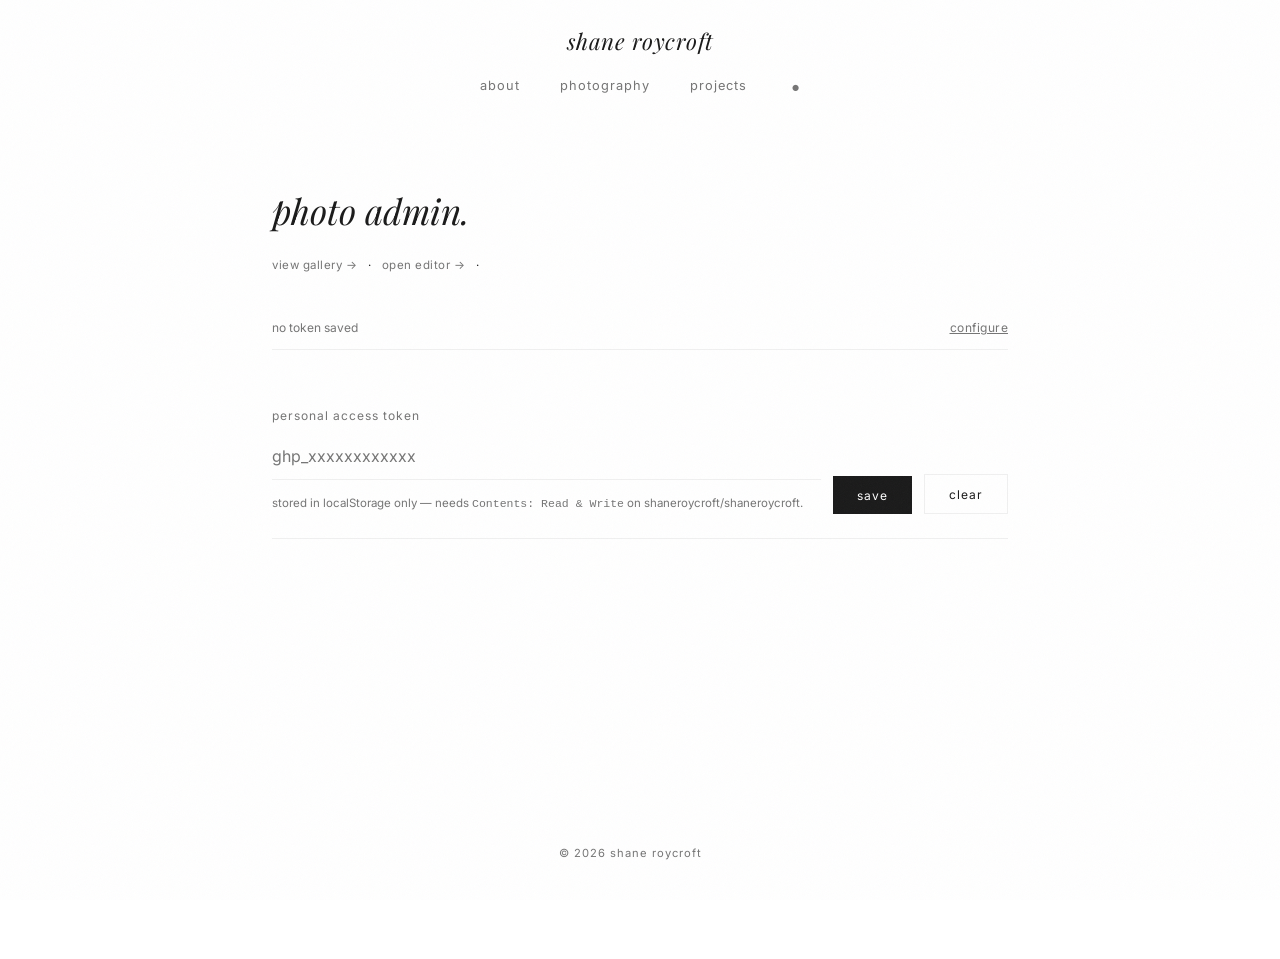
<file: _manage.html>
<!DOCTYPE html>
<html lang="en">
<head>
    <meta charset="UTF-8">
    <meta name="viewport" content="width=device-width, initial-scale=1.0">
    <title>admin | shane roycroft</title>
    <meta name="robots" content="noindex, nofollow">
    <link rel="icon" href="favicon.svg" type="image/svg+xml">
    <link rel="preconnect" href="https://fonts.googleapis.com">
    <link rel="preconnect" href="https://fonts.gstatic.com" crossorigin>
    <link rel="stylesheet" href="style.css">
    <script>(function(){try{var t=localStorage.getItem('theme')||(matchMedia('(prefers-color-scheme:dark)').matches?'dark':'light');document.documentElement.setAttribute('data-theme',t)}catch(e){}})()</script>
    <style>
        /* ── Admin tabs ─────────────────────────────────── */
        .admin-tabs {
            display: flex; gap: 2rem;
            border-bottom: 1px solid var(--border);
            margin-bottom: 2.5rem;
        }
        .admin-tab {
            font-size: 0.8rem; text-transform: lowercase; letter-spacing: 1px;
            color: var(--secondary); cursor: pointer; padding-bottom: 0.75rem;
            border-bottom: 1px solid transparent; margin-bottom: -1px;
            transition: color 0.2s, border-color 0.2s;
        }
        .admin-tab.active { color: var(--text); border-bottom-color: var(--text); }
        .admin-tab:hover:not(.active) { color: var(--text); }

        .tab-panel { display: none; }
        .tab-panel.active { display: block; }

        /* ── PAT strip ──────────────────────────────────── */
        .pat-strip {
            display: flex; align-items: center; gap: 1rem;
            padding: 0.75rem 0; border-bottom: 1px solid var(--border);
            margin-bottom: 2.5rem; font-size: 0.75rem;
        }
        .pat-strip-status { flex: 1; color: var(--secondary); }
        .pat-strip-status.ok { color: #27ae60; }
        .pat-strip-status.err { color: #c0392b; }
        .pat-edit-toggle {
            background: none; border: none; cursor: pointer; font-family: inherit;
            font-size: 0.75rem; color: var(--secondary); letter-spacing: 0.5px;
            text-decoration: underline; padding: 0;
        }
        .pat-form {
            display: none; align-items: flex-end; gap: 0.75rem;
            padding: 1rem 0 1.5rem; border-bottom: 1px solid var(--border);
            margin-bottom: 2.5rem;
        }
        .pat-form.visible { display: flex; }
        .pat-form .form-field { flex: 1; margin: 0; }
        .pat-hint { font-size: 0.72rem; color: var(--secondary); margin-top: 0.4rem; }

        /* ── shared section label ────────────────────────── */
        .admin-section { margin-bottom: 3rem; }

        /* Category row — tabs + + new, no label */
        .cat-row {
            display: flex; align-items: center; gap: 1.25rem;
            padding-bottom: 1rem;
            border-bottom: 1px solid var(--border);
            margin-bottom: 1.75rem;
            flex-wrap: wrap;
        }
        .category-tabs { display: flex; gap: 1.25rem; flex-wrap: wrap; flex: 1; }
        .category-tabs span { font-size: 0.8rem; text-transform: lowercase; letter-spacing: 1px; cursor: pointer; color: var(--secondary); padding-bottom: 2px; transition: 0.2s; }
        .category-tabs span.active { color: var(--text); border-bottom: 1px solid var(--text); }
        .cat-new-btn {
            background: none; border: none; cursor: pointer; font-family: inherit;
            font-size: 0.8rem; text-transform: lowercase; letter-spacing: 1px;
            color: var(--secondary); padding: 0 0 2px; transition: color 0.2s;
            flex-shrink: 0; white-space: nowrap;
        }
        .cat-new-btn:hover { color: var(--text); }
        .drop-zone {
            border: 1px dashed var(--border);
            padding: 3rem 2rem;
            text-align: center;
            cursor: pointer;
            transition: border-color 0.3s;
            margin-bottom: 1.5rem;
        }
        .drop-zone:hover, .drop-zone.dragover { border-color: var(--text); }
        .drop-zone p { font-size: 0.85rem; color: var(--secondary); }
        .drop-zone input { display: none; }
        .preview-grid { display: flex; flex-direction: column; gap: 0.75rem; margin-bottom: 1.5rem; }
        .preview-item { position: relative; display: flex; gap: 1rem; align-items: center; }
        .preview-item img { width: 72px; height: 72px; object-fit: cover; display: block; flex-shrink: 0; }
        .preview-meta { flex: 1; display: flex; flex-direction: column; gap: 0.4rem; }
        .preview-caption {
            width: 100%; font-family: inherit; font-size: 0.8rem;
            border: 1px solid var(--border); padding: 0.4rem 0.6rem;
            background: var(--bg); color: var(--text); outline: none;
        }
        .preview-caption:focus { border-color: var(--text); }
        .preview-size { font-size: 0.7rem; color: var(--secondary); }
        .preview-remove {
            align-self: flex-start; background: none; border: none; cursor: pointer;
            font-size: 0.7rem; color: var(--secondary); font-family: inherit;
            letter-spacing: 0.5px; padding: 0; transition: color 0.2s;
        }
        .preview-remove:hover { color: #c0392b; }
        .preview-item .progress-bar {
            position: absolute; bottom: 0; left: 0; height: 2px;
            background: var(--text); width: 0%; transition: width 0.3s;
        }
        .preview-item .status-icon {
            position: absolute; top: 4px; left: 4px;
            background: rgba(255,255,255,0.9); font-size: 0.7rem; padding: 2px 5px;
        }
        .existing-grid { display: grid; grid-template-columns: repeat(auto-fill, minmax(100px, 1fr)); gap: 0.75rem; }
        .existing-item { position: relative; cursor: grab; }
        .existing-item img { width: 100%; aspect-ratio: 1; object-fit: cover; display: block; filter: grayscale(100%); transition: 0.4s; }
        .existing-item:hover img { filter: grayscale(0%); }
        .existing-item .item-actions {
            position: absolute; top: 4px; right: 4px;
            display: none; flex-direction: column; gap: 3px;
        }
        .existing-item:hover .item-actions { display: flex; }
        .existing-item .item-actions button {
            background: rgba(255,255,255,0.95); border: none; cursor: pointer;
            font-size: 0.7rem; padding: 3px 7px; color: var(--text); line-height: 1.5;
        }
        .existing-item .item-actions .btn-delete { color: #c0392b; }
        .existing-item .pin-dot {
            position: absolute; top: 4px; left: 4px;
            width: 6px; height: 6px; border-radius: 50%;
            background: var(--text); display: none;
        }
        .existing-item.pinned .pin-dot { display: block; }
        .existing-item.dragging { opacity: 0.35; }
        .existing-item.drag-over { outline: 2px solid var(--text); outline-offset: -2px; }
        .item-caption {
            font-size: 0.62rem; color: var(--secondary); padding: 3px 2px 0;
            text-align: center; cursor: text; min-height: 1.2rem;
            overflow: hidden; text-overflow: ellipsis; white-space: nowrap;
        }
        .item-caption:hover { color: var(--text); }
        .item-caption .no-cap { opacity: 0.38; font-style: italic; }
        .item-caption input {
            width: 100%; font-family: inherit; font-size: 0.62rem;
            border: none; border-bottom: 1px solid var(--text);
            background: none; color: var(--text); outline: none; padding: 0; text-align: center;
        }
        .log { font-size: 0.75rem; color: var(--secondary); line-height: 1.8; min-height: 2rem; }
        .log .err { color: #c0392b; }
        .log .ok { color: #27ae60; }
        .btn-sm {
            background: var(--text); color: var(--bg); border: none;
            padding: 0.7rem 1.5rem; cursor: pointer; font-family: inherit;
            font-size: 0.75rem; text-transform: lowercase; letter-spacing: 1px;
            transition: opacity 0.3s;
        }
        .btn-sm:hover { opacity: 0.7; }
        .btn-sm:disabled { opacity: 0.3; cursor: default; }
        .btn-ghost {
            background: none; color: var(--text); border: 1px solid var(--border);
            padding: 0.7rem 1.5rem; cursor: pointer; font-family: inherit;
            font-size: 0.75rem; text-transform: lowercase; letter-spacing: 1px;
            transition: border-color 0.3s;
        }
        .btn-ghost:hover { border-color: var(--text); }



        /* ── New category inline form ────────────────────── */
        .cat-new-form {
            display: none; align-items: center; gap: 0.5rem; margin-bottom: 1.75rem;
        }
        .cat-new-form.visible { display: flex; }
        .cat-new-input {
            font-family: inherit; font-size: 0.8rem; background: var(--bg);
            color: var(--text); border: 1px solid var(--border); padding: 0.3rem 0.6rem;
            outline: none; width: 160px;
        }
        .cat-new-input:focus { border-color: var(--text); }

        /* ── Admin quick links ───────────────────────────── */
        .admin-quick-links { font-size: 0.72rem; letter-spacing: 0.5px; margin-bottom: 2rem; }
        .admin-quick-links a { color: var(--secondary); text-decoration: none; transition: color 0.2s; }
        .admin-quick-links a:hover { color: var(--text); }

        /* ── Homepage preview ────────────────────────────── */
        .hp-preview { display: grid; grid-template-columns: repeat(3, 1fr); gap: 0.5rem; max-width: 360px; }
        .hp-preview-item { position: relative; aspect-ratio: 1; overflow: hidden; }
        .hp-preview-item img { width: 100%; height: 100%; object-fit: cover; display: block; filter: grayscale(100%); }
        .hp-preview-label { position: absolute; bottom: 0; left: 0; right: 0; font-size: 0.58rem; color: #fff; background: rgba(0,0,0,0.6); padding: 3px 5px; text-align: center; white-space: nowrap; overflow: hidden; text-overflow: ellipsis; }
        .hp-empty { font-size: 0.8rem; color: var(--secondary); }

        /* ── Cover dot ───────────────────────────────────── */
        .existing-item .cover-dot {
            position: absolute; bottom: 4px; right: 4px;
            width: 6px; height: 6px; border-radius: 50%;
            background: #e67e22; display: none;
        }
        .existing-item.cover .cover-dot { display: block; }

        .existing-item.hidden-photo img { opacity: 0.35; }
        .existing-item.hidden-photo .hidden-badge {
            position: absolute; top: 4px; left: 4px;
            background: rgba(0,0,0,0.65); color: #fff;
            font-size: 0.58rem; letter-spacing: 1px; text-transform: lowercase;
            padding: 0.15rem 0.4rem; pointer-events: none;
        }

        /* ── Manage controls bar ─────────────────────────── */
        .manage-controls { display: flex; align-items: center; gap: 1rem; margin-bottom: 0.5rem; }
        .sort-select {
            font-family: inherit; font-size: 0.72rem; background: var(--bg);
            color: var(--secondary); border: 1px solid var(--border);
            padding: 0.25rem 0.4rem; outline: none; cursor: pointer;
        }
        .sort-select:focus { border-color: var(--text); }

        /* ── Admin lightbox ──────────────────────────────── */
        #admin-lb {
            position: fixed; inset: 0; background: var(--lightbox-bg);
            display: none; justify-content: center; align-items: center;
            flex-direction: column; gap: 0.75rem; z-index: 200; cursor: zoom-out;
        }
        #admin-lb img { max-width: 85%; max-height: 78vh; object-fit: contain; }
        #admin-lb-info { font-size: 0.72rem; color: var(--secondary); letter-spacing: 0.5px; text-align: center; pointer-events: none; }
        .admin-lb-nav {
            position: absolute; top: 50%; transform: translateY(-50%);
            background: none; border: none; font-size: 1.5rem; color: var(--secondary);
            cursor: pointer; padding: 1rem; transition: color 0.2s;
        }
        .admin-lb-nav:hover { color: var(--text); }
        #admin-lb-prev { left: 1.5rem; }
        #admin-lb-next { right: 1.5rem; }
        .admin-lb-close {
            position: absolute; top: 1.5rem; right: 1.5rem; background: none; border: none;
            font-size: 1.5rem; color: var(--secondary); cursor: pointer; line-height: 1;
            transition: color 0.2s;
        }
        .admin-lb-close:hover { color: var(--text); }

        /* ── Projects editor ─────────────────────────────── */
        .proj-item { border-top: 1px solid var(--border); padding: 1.25rem 0; }
        .proj-item:first-child { border-top: none; }
        .proj-item.dragging { opacity: 0.35; }
        .proj-item.drag-over { outline: 2px solid var(--text); outline-offset: 4px; }
        .proj-header { display: flex; gap: 0.5rem; align-items: center; margin-bottom: 0.75rem; flex-wrap: wrap; }
        .proj-drag { color: var(--secondary); cursor: grab; font-size: 1rem; user-select: none; flex-shrink: 0; }
        .proj-field {
            font-family: inherit; font-size: 0.8rem; background: var(--bg); color: var(--text);
            border: 1px solid var(--border); padding: 0.35rem 0.5rem; outline: none;
            transition: border-color 0.2s; display: block; width: 100%;
        }
        .proj-field:focus { border-color: var(--text); }
        .proj-field-row { display: flex; gap: 0.5rem; margin-bottom: 0.5rem; }
        .proj-desc { resize: vertical; line-height: 1.6; margin-bottom: 0.5rem; }
        .proj-status-sel {
            font-family: inherit; font-size: 0.75rem; background: var(--bg); color: var(--text);
            border: 1px solid var(--border); padding: 0.35rem 0.5rem; outline: none; cursor: pointer;
        }
        .proj-delete-btn { background: none; border: none; cursor: pointer; font-size: 1rem; color: var(--secondary); transition: color 0.2s; flex-shrink: 0; }
        .proj-delete-btn:hover { color: #c0392b; }
        .proj-link-row { display: flex; gap: 0.4rem; align-items: center; margin-bottom: 0.4rem; }
        .proj-link-remove { background: none; border: none; cursor: pointer; font-size: 0.85rem; color: var(--secondary); transition: color 0.2s; flex-shrink: 0; }
        .proj-link-remove:hover { color: #c0392b; }

        /* ── Deploy status ───────────────────────────────── */
        .deploy-status { font-size: 0.72rem; letter-spacing: 0.5px; }
        .deploy-status.deploying { color: #e67e22; }
        .deploy-status.live { color: #27ae60; }
        .deploy-status.error { color: #c0392b; }

        /* ── Category reorder list ───────────────────────── */
        .cat-reorder-wrap {
            display: none; margin-bottom: 1.5rem;
            border: 1px solid var(--border); padding: 0.75rem 1rem;
        }
        .cat-reorder-wrap.visible { display: block; }
        .cat-reorder-label { font-size: 0.7rem; color: var(--secondary); letter-spacing: 1px; margin-bottom: 0.6rem; }
        .cat-reorder-list { display: flex; flex-direction: column; gap: 0.3rem; }
        .cat-reorder-item {
            display: flex; align-items: center; gap: 0.75rem;
            font-size: 0.8rem; padding: 0.4rem 0.5rem;
            border: 1px solid transparent; cursor: grab; user-select: none;
            transition: background 0.15s;
        }
        .cat-reorder-item:hover { border-color: var(--border); }
        .cat-reorder-item.dragging { opacity: 0.35; }
        .cat-reorder-item.drag-over { border-color: var(--text); }
        .cat-reorder-handle { color: var(--secondary); font-size: 0.9rem; flex-shrink: 0; }

        /* ── Category actions ────────────────────────────── */
        .cat-actions { display: flex; gap: 1.25rem; margin-bottom: 1.5rem; }
        .cat-action-btn { background: none; border: none; cursor: pointer; font-family: inherit; font-size: 0.72rem; color: var(--secondary); letter-spacing: 0.5px; text-decoration: underline; padding: 0; transition: color 0.2s; }
        .cat-action-btn:hover { color: var(--text); }
        .cat-action-btn.danger:hover { color: #c0392b; }
        .cat-rename-form { display: none; align-items: center; gap: 0.5rem; margin-bottom: 1.75rem; }
        .cat-rename-form.visible { display: flex; }

        /* ── Hidden category indicator in tabs ───────────── */
        .category-tabs span.cat-hidden { opacity: 0.45; font-style: italic; }
        .category-tabs span.cat-hidden::after { content: ' ·'; }

        /* ── Bulk select mode ────────────────────────────── */
        .select-mode .existing-item { cursor: pointer; }
        .select-mode .existing-item[draggable] { pointer-events: auto; }
        .select-mode .existing-item .item-actions { display: none !important; }
        .select-mode .existing-item .item-caption { pointer-events: none; }
        .existing-item .select-check {
            display: none; position: absolute; top: 4px; right: 4px;
            width: 18px; height: 18px; border-radius: 50%;
            background: var(--text); color: var(--bg);
            font-size: 0.6rem; align-items: center; justify-content: center;
            pointer-events: none; z-index: 2;
        }
        .existing-item.selected .select-check { display: flex; }
        .existing-item.selected img { outline: 2px solid var(--text); outline-offset: -2px; }

        /* ── Bulk action bar ─────────────────────────────── */
        .bulk-bar {
            display: none; align-items: center; gap: 0.75rem;
            padding: 0.65rem 0; border-top: 1px solid var(--border);
            margin-top: 0.85rem; flex-wrap: wrap;
        }
        .bulk-bar.visible { display: flex; }
        .bulk-count { font-size: 0.75rem; color: var(--secondary); flex: 1; }
        .bulk-move-select {
            font-family: inherit; font-size: 0.72rem; background: var(--bg);
            color: var(--secondary); border: 1px solid var(--border);
            padding: 0.25rem 0.4rem; outline: none; cursor: pointer;
        }
    </style>
</head>
<body>
    <nav>
        <a href="index.html" class="logo">shane roycroft</a>
        <div class="nav-links">
            <a href="about.html">about</a>
            <a href="photography.html">photography</a>
            <a href="projects.html">projects</a>
            <button class="theme-toggle" id="theme-toggle" aria-label="toggle theme" onclick="toggleTheme()">●</button>
        </div>
    </nav>

    <div class="container fade-in" style="max-width: 800px;">
        <h2 class="serif" style="margin-bottom: 1rem;">photo admin.</h2>
        <p class="admin-quick-links">
            <a href="photography.html">view gallery →</a>
            &nbsp;&nbsp;·&nbsp;&nbsp;
            <a href="editor.html">open editor →</a>
            &nbsp;&nbsp;·&nbsp;&nbsp;
            <span id="deploy-status" class="deploy-status"></span>
        </p>

        <!-- PAT strip (always visible, compact) -->
        <div class="pat-strip" id="pat-strip">
            <span class="pat-strip-status" id="pat-strip-status">no token saved</span>
            <button class="pat-edit-toggle" onclick="togglePatForm()">configure</button>
        </div>
        <div class="pat-form" id="pat-form">
            <div class="form-field">
                <label for="pat-input">personal access token</label>
                <input type="password" id="pat-input" placeholder="ghp_xxxxxxxxxxxx" autocomplete="off">
                <p class="pat-hint">stored in localStorage only — needs <code>Contents: Read &amp; Write</code> on shaneroycroft/shaneroycroft.</p>
            </div>
            <button class="btn-sm" onclick="savePAT()">save</button>
            <button class="btn-ghost" onclick="clearPAT()">clear</button>
        </div>

        <!-- Tab bar — hidden until PAT verified -->
        <div class="admin-tabs" id="admin-tabs" style="display:none;">
            <span class="admin-tab active" onclick="switchTab('upload')">upload</span>
            <span class="admin-tab" onclick="switchTab('manage')">manage</span>
            <span class="admin-tab" onclick="switchTab('homepage')">homepage</span>
            <span class="admin-tab" onclick="switchTab('projects')">projects</span>
            <span class="admin-tab" onclick="switchTab('about')">about</span>
        </div>

        <!-- Upload tab -->
        <div class="tab-panel active" id="tab-upload">
            <div class="admin-section">
                <div class="cat-row">
                    <div class="category-tabs" id="upload-tabs"></div>
                    <button class="cat-new-btn" onclick="showCatForm('upload')">+ new</button>
                </div>
                <div class="cat-new-form" id="upload-new-form">
                    <input class="cat-new-input" id="upload-new-input" placeholder="category name" maxlength="40">
                    <button class="btn-sm" onclick="createCategory('upload')">create</button>
                    <button class="btn-ghost" onclick="hideCatForm('upload')">cancel</button>
                </div>
                <div class="drop-zone" id="drop-zone" onclick="document.getElementById('file-input').click()">
                    <p>drop images here or click to browse</p>
                    <input type="file" id="file-input" multiple accept="image/*">
                </div>
                <div class="preview-grid" id="preview-grid"></div>
                <div style="display:flex; gap: 1rem; align-items: center;">
                    <button class="btn-sm" id="upload-btn" onclick="uploadAll()" disabled>upload all</button>
                    <button class="btn-ghost" onclick="clearQueue()">clear</button>
                    <span class="log" id="upload-log"></span>
                </div>
            </div>
        </div>

        <!-- Manage tab -->
        <div class="tab-panel" id="tab-manage">
            <div class="admin-section">
                <div class="cat-row">
                    <div class="category-tabs" id="manage-tabs"></div>
                    <button class="cat-new-btn" onclick="showCatForm('manage')">+ new</button>
                </div>
                <div class="cat-new-form" id="manage-new-form">
                    <input class="cat-new-input" id="manage-new-input" placeholder="category name" maxlength="40">
                    <button class="btn-sm" onclick="createCategory('manage')">create</button>
                    <button class="btn-ghost" onclick="hideCatForm('manage')">cancel</button>
                </div>
                <div class="cat-actions" id="cat-actions"></div>
                <div class="cat-reorder-wrap" id="cat-reorder-wrap">
                    <div class="cat-reorder-label">drag to reorder categories</div>
                    <div class="cat-reorder-list" id="cat-reorder-list"></div>
                    <div style="display:flex; gap:0.75rem; margin-top:0.75rem;">
                        <button class="btn-sm" onclick="saveCatOrder()" style="padding:0.4rem 1rem; font-size:0.7rem;">save order</button>
                        <button class="btn-ghost" onclick="hideCatReorder()" style="padding:0.4rem 1rem; font-size:0.7rem;">cancel</button>
                    </div>
                </div>
                <div class="cat-rename-form" id="cat-rename-form">
                    <input class="cat-new-input" id="cat-rename-input" maxlength="40">
                    <button class="btn-sm" onclick="confirmRename()">rename</button>
                    <button class="btn-ghost" onclick="hideCatRename()">cancel</button>
                </div>
                <div class="manage-controls">
                    <p class="text-muted" style="font-size:0.75rem; flex:1;" id="manage-hint"></p>
                    <button class="btn-ghost" id="select-mode-btn" onclick="toggleSelectMode()" style="padding:0.25rem 0.75rem; font-size:0.7rem;">select</button>
                    <select class="sort-select" id="sort-select" onchange="sortCategory(this.value)">
                        <option value="manual">manual order</option>
                        <option value="date-desc">newest first</option>
                        <option value="caption-asc">caption a–z</option>
                    </select>
                </div>
                <div style="display:flex; gap:1rem; align-items:center; margin-bottom:0.75rem; min-height:1.4rem;">
                    <span class="log" id="manage-log" style="flex:1;"></span>
                    <button class="btn-sm" id="save-captions-btn" onclick="savePendingCaptions()" style="display:none; padding:0.45rem 1rem; font-size:0.7rem;">save captions</button>
                </div>
                <div class="existing-grid" id="existing-grid"></div>
                <div class="bulk-bar" id="bulk-bar">
                    <span class="bulk-count" id="bulk-count">0 selected</span>
                    <select class="bulk-move-select" id="bulk-move-select">
                        <option value="">move to…</option>
                    </select>
                    <button class="btn-ghost" onclick="bulkMove()" style="padding:0.3rem 0.85rem; font-size:0.7rem;">move</button>
                    <button class="btn-sm" onclick="bulkDelete()" style="padding:0.3rem 0.85rem; font-size:0.7rem; background:#c0392b;">delete</button>
                    <button class="cat-action-btn" onclick="toggleSelectMode()" style="margin-left:auto;">cancel</button>
                </div>
            </div>
        </div>

        <!-- Homepage preview tab -->
        <div class="tab-panel" id="tab-homepage">
            <div class="admin-section">
                <p style="font-size:0.8rem; color:var(--secondary); margin-bottom: 1.5rem; line-height: 1.8;">these 3 photos appear on the landing page. add photos to <em>portfolio</em>, or pin photos in other categories to control what shows.</p>
                <div class="hp-preview" id="hp-preview"></div>
            </div>
        </div>

        <!-- Projects editor tab -->
        <div class="tab-panel" id="tab-projects">
            <div class="admin-section">
                <p style="font-size:0.8rem; color:var(--secondary); margin-bottom:1.5rem; line-height:1.8;">edit project cards. drag to reorder. <a href="projects.html" target="_blank" style="color:var(--secondary);">view projects page →</a></p>
                <div id="projects-list"></div>
                <div style="display:flex; gap:1rem; align-items:center; margin-top:1.5rem; flex-wrap:wrap;">
                    <button class="btn-ghost" onclick="addProject()">+ add project</button>
                    <button class="btn-sm" onclick="saveProjectsTab()">save projects</button>
                    <span class="log" id="projects-log" style="display:inline-block;"></span>
                </div>
            </div>
        </div>

        <!-- About editor tab -->
        <div class="tab-panel" id="tab-about">
            <div class="admin-section" style="max-width:600px;">
                <p style="font-size:0.8rem; color:var(--secondary); margin-bottom:1.5rem; line-height:1.8;">edit the about page. <a href="about.html" target="_blank" style="color:var(--secondary);">view about page →</a></p>
                <div class="contact-form">
                    <div class="form-field">
                        <label>tagline</label>
                        <input type="text" id="about-tagline-input" placeholder="observing the in-between.">
                    </div>
                    <div class="form-field">
                        <label>bio</label>
                        <textarea id="about-bio-input" rows="5" placeholder="bio text..."></textarea>
                    </div>
                    <div class="form-field">
                        <label>about photo</label>
                        <div id="about-photo-drop" class="drop-zone" style="padding:1.5rem; margin-bottom:0.5rem;"
                             onclick="document.getElementById('about-photo-file').click()">
                            <p style="margin:0;">drop a photo here or click to browse</p>
                            <input type="file" id="about-photo-file" accept="image/*" style="display:none" onchange="uploadAboutPhoto(this.files[0])">
                        </div>
                        <div id="about-photo-preview" style="margin-bottom:0.5rem;"></div>
                        <input type="text" id="about-photo-input" placeholder="or paste a url…"
                               style="width:100%; font-family:inherit; font-size:0.8rem; border:1px solid var(--border); padding:0.35rem 0.5rem; background:var(--bg); color:var(--text); outline:none; box-sizing:border-box;"
                               oninput="updateAboutPhotoPreview()">
                        <p style="font-size:0.68rem; color:var(--secondary); margin-top:0.35rem;">leave blank to use the first portfolio photo</p>
                    </div>
                </div>
                <div style="display:flex; gap:1rem; align-items:center; margin-top:2rem; flex-wrap:wrap;">
                    <button class="btn-sm" onclick="saveAboutTab()">save about</button>
                    <span class="log" id="about-log" style="display:inline-block;"></span>
                </div>
            </div>
        </div>

    </div>

    <!-- Admin lightbox -->
    <div id="admin-lb" onclick="closeAdminLb()">
        <button class="admin-lb-close" onclick="event.stopPropagation(); closeAdminLb()">×</button>
        <img id="admin-lb-img" alt="" onclick="event.stopPropagation()">
        <div id="admin-lb-info"></div>
        <button id="admin-lb-prev" class="admin-lb-nav" onclick="event.stopPropagation(); shiftAdminLb(-1)">&#8592;</button>
        <button id="admin-lb-next" class="admin-lb-nav" onclick="event.stopPropagation(); shiftAdminLb(1)">&#8594;</button>
    </div>

    <footer>
        <span>&copy; 2026 shane roycroft</span>
        <a href="https://x.com/helloiamshane" target="_blank" rel="noopener" class="footer-x" aria-label="X / Twitter">
            <svg viewBox="0 0 24 24" xmlns="http://www.w3.org/2000/svg"><path d="M18.244 2.25h3.308l-7.227 8.26 8.502 11.24H16.17l-4.714-6.231-5.401 6.231H2.746l7.73-8.835L1.254 2.25H8.08l4.259 5.622zm-1.161 17.52h1.833L7.084 4.126H5.117z"/></svg>
        </a>
    </footer>

    <script src="theme.js"></script>
    <script>
        const REPO = 'shaneroycroft/shaneroycroft';
        const BRANCH = 'main';
        const MANIFEST = 'photos.json';

        let uploadCat = 'japan';
        let manageCat = 'japan';
        let queue = []; // { file, objectUrl, name, caption }
        let manifest = null;
        let dragSrcIdx = null;
        let captionsDirty = false;
        let projectsData = null;
        let projectsDragIdx = null;
        let aboutData = null;
        let adminLbList = [];
        let adminLbIdx = 0;
        let deployPollTimer = null;
        let selectMode = false;
        let selectedIdxs = new Set();

        // ─── Tabs ───────────────────────────────────────────
        function switchTab(name) {
            document.querySelectorAll('.admin-tab').forEach(t => t.classList.remove('active'));
            document.querySelectorAll('.tab-panel').forEach(p => { p.style.display = 'none'; p.classList.remove('active'); });
            document.querySelector(`.admin-tab[onclick="switchTab('${name}')"]`).classList.add('active');
            const panel = document.getElementById('tab-' + name);
            panel.style.display = 'block';
            panel.classList.add('active');
            if (name === 'manage') { renderManageGrid(); renderCatActions(); }
            if (name === 'homepage') renderHomepagePreview();
            if (name === 'projects') {
                if (!projectsData) loadProjects().then(renderProjectsTab);
                else renderProjectsTab();
            }
            if (name === 'about') {
                if (!aboutData) loadAbout().then(renderAboutTab);
                else renderAboutTab();
            }
        }

        // ─── PAT ───────────────────────────────────────────
        function getPAT() { return localStorage.getItem('sr_gh_pat') || ''; }

        function togglePatForm() {
            const form = document.getElementById('pat-form');
            form.classList.toggle('visible');
        }

        function savePAT() {
            const val = document.getElementById('pat-input').value.trim();
            if (!val) return;
            localStorage.setItem('sr_gh_pat', val);
            document.getElementById('pat-input').value = '';
            document.getElementById('pat-form').classList.remove('visible');
            setPatStatus('verifying...', '');
            verifyPAT();
        }

        function clearPAT() {
            localStorage.removeItem('sr_gh_pat');
            document.getElementById('pat-input').value = '';
            document.getElementById('pat-form').classList.remove('visible');
            setPatStatus('no token saved', '');
            setAdminVisible(false);
        }

        function setPatStatus(msg, cls) {
            const el = document.getElementById('pat-strip-status');
            el.textContent = msg;
            el.className = 'pat-strip-status' + (cls ? ' ' + cls : '');
            // Update toggle label
            const btn = document.querySelector('.pat-edit-toggle');
            btn.textContent = cls === 'ok' ? 'change' : 'configure';
        }

        function setAdminVisible(visible) {
            document.getElementById('admin-tabs').style.display = visible ? 'flex' : 'none';
            document.querySelectorAll('.tab-panel').forEach(p => p.style.display = 'none');
            if (visible) {
                const active = document.querySelector('.tab-panel.active') || document.getElementById('tab-upload');
                active.style.display = 'block';
            }
        }

        async function verifyPAT() {
            try {
                const res = await ghFetch(`https://api.github.com/repos/${REPO}`);
                if (res.ok) {
                    setPatStatus('connected — ' + REPO, 'ok');
                    await loadManifest();
                    const cats = Object.keys(manifest);
                    uploadCat = cats[0] || 'japan';
                    manageCat = cats[0] || 'japan';
                    renderAllCategoryTabs();
                    setAdminVisible(true);
                    // Preload projects + about in background
                    loadProjects();
                    loadAbout();
                } else {
                    setPatStatus('token invalid or no repo access', 'err');
                    setAdminVisible(false);
                }
            } catch {
                setPatStatus('connection error', 'err');
                setAdminVisible(false);
            }
        }

        function ghFetch(url, opts = {}) {
            return fetch(url, {
                ...opts,
                headers: {
                    'Authorization': 'Bearer ' + getPAT(),
                    'Accept': 'application/vnd.github+json',
                    'X-GitHub-Api-Version': '2022-11-28',
                    ...(opts.headers || {})
                }
            });
        }

        // ─── Manifest ──────────────────────────────────────
        async function loadManifest() {
            // When we have a PAT, fetch directly from GitHub API so we always
            // get the latest version, bypassing GitHub Pages cache delays.
            try {
                if (getPAT()) {
                    const res = await ghFetch(`https://api.github.com/repos/${REPO}/contents/${MANIFEST}`);
                    if (res.ok) {
                        const data = await res.json();
                        manifest = JSON.parse(atob(data.content.replace(/\n/g, '')));
                        return manifest;
                    }
                }
                // Fallback: fetch from the live site (no PAT or API error)
                const res = await fetch('photos.json?t=' + Date.now());
                manifest = await res.json();
            } catch {
                manifest = { 'japan': [], 'the desert': [], 'more': [] };
            }
            return manifest;
        }

        async function saveManifest() {
            const content = btoa(unescape(encodeURIComponent(JSON.stringify(manifest, null, 2) + '\n')));
            // Get current SHA
            const shaRes = await ghFetch(`https://api.github.com/repos/${REPO}/contents/${MANIFEST}`);
            let sha;
            if (shaRes.ok) {
                const data = await shaRes.json();
                sha = data.sha;
            }
            const body = { message: 'update photos.json', content, branch: BRANCH };
            if (sha) body.sha = sha;
            const res = await ghFetch(`https://api.github.com/repos/${REPO}/contents/${MANIFEST}`, {
                method: 'PUT',
                headers: { 'Content-Type': 'application/json' },
                body: JSON.stringify(body)
            });
            if (!res.ok) throw new Error('failed to save manifest');
            clearDirty();
            startDeployPoll();
        }

        // ─── Helpers ───────────────────────────────────────
        function catSlug(cat) {
            return cat.trim().toLowerCase().replace(/\s+/g, '-').replace(/[^a-z0-9-]/g, '');
        }

        // ─── Compression ───────────────────────────────────
        const MAX_DIM = 2400;   // longest edge in px
        const JPEG_Q  = 0.85;   // quality for JPEGs

        function formatSize(bytes) {
            if (bytes < 1024) return bytes + ' B';
            if (bytes < 1024 * 1024) return (bytes / 1024).toFixed(0) + ' KB';
            return (bytes / (1024 * 1024)).toFixed(1) + ' MB';
        }

        function compressImage(file) {
            return new Promise(resolve => {
                const url = URL.createObjectURL(file);
                const img = new Image();
                img.onload = () => {
                    URL.revokeObjectURL(url);
                    let w = img.naturalWidth, h = img.naturalHeight;
                    const isPng = file.type === 'image/png';

                    if (w <= MAX_DIM && h <= MAX_DIM && isPng) {
                        // PNG within limits — no recompression needed
                        resolve({ file, originalSize: file.size });
                        return;
                    }

                    if (w > MAX_DIM || h > MAX_DIM) {
                        const ratio = Math.min(MAX_DIM / w, MAX_DIM / h);
                        w = Math.round(w * ratio);
                        h = Math.round(h * ratio);
                    }

                    const canvas = document.createElement('canvas');
                    canvas.width = w; canvas.height = h;
                    canvas.getContext('2d').drawImage(img, 0, 0, w, h);

                    const outType = isPng ? 'image/png' : 'image/jpeg';
                    canvas.toBlob(blob => {
                        // Only use compressed version if it's actually smaller
                        const outFile = blob.size < file.size
                            ? new File([blob], file.name, { type: outType })
                            : file;
                        resolve({ file: outFile, originalSize: file.size });
                    }, outType, isPng ? undefined : JPEG_Q);
                };
                img.src = url;
            });
        }

        // ─── Category tabs (dynamic) ────────────────────────
        function renderCategoryTabs(tabId, activeCat, onSelect) {
            const container = document.getElementById(tabId);
            container.innerHTML = '';
            const hidden = manifest?._hidden || [];
            Object.keys(manifest || {}).filter(k => !k.startsWith('_')).forEach(cat => {
                const span = document.createElement('span');
                span.textContent = cat;
                if (cat === activeCat) span.classList.add('active');
                if (hidden.includes(cat)) span.classList.add('cat-hidden');
                span.title = hidden.includes(cat) ? cat + ' (hidden from public)' : cat;
                span.onclick = () => onSelect(cat);
                container.appendChild(span);
            });
        }

        function showCatForm(context) {
            document.getElementById(context + '-new-form').classList.add('visible');
            document.getElementById(context + '-new-input').focus();
        }

        function hideCatForm(context) {
            document.getElementById(context + '-new-form').classList.remove('visible');
            document.getElementById(context + '-new-input').value = '';
        }

        async function createCategory(context) {
            const input = document.getElementById(context + '-new-input');
            const name = input.value.trim().toLowerCase();
            if (!name) return;
            if (manifest[name] !== undefined) {
                hideCatForm(context);
                if (context === 'upload') selectUploadCat(name);
                else selectManageCat(name);
                return;
            }
            manifest[name] = [];
            try {
                log('saving...', '');
                await saveManifest();
                hideCatForm(context);
                renderAllCategoryTabs();
                
                if (context === 'upload') selectUploadCat(name);
                else selectManageCat(name);
                log('category created.', 'ok');
            } catch (e) {
                delete manifest[name];
                log('failed to save: ' + e.message, 'err');
            }
        }

        // Enter key submits the new-category form
        document.addEventListener('keydown', e => {
            if (e.key !== 'Enter') return;
            if (document.getElementById('upload-new-form').classList.contains('visible')) createCategory('upload');
            else if (document.getElementById('manage-new-form').classList.contains('visible')) createCategory('manage');
            else if (document.getElementById('cat-rename-form').classList.contains('visible')) confirmRename();
        });

        function renderAllCategoryTabs() {
            renderCategoryTabs('upload-tabs', uploadCat, selectUploadCat);
            renderCategoryTabs('manage-tabs', manageCat, selectManageCat);
        }

        // ─── Upload ────────────────────────────────────────
        function selectUploadCat(cat) {
            uploadCat = cat;
            renderCategoryTabs('upload-tabs', cat, selectUploadCat);
        }

        const dropZone = document.getElementById('drop-zone');
        const fileInput = document.getElementById('file-input');

        dropZone.addEventListener('dragover', e => { e.preventDefault(); dropZone.classList.add('dragover'); });
        dropZone.addEventListener('dragleave', () => dropZone.classList.remove('dragover'));
        dropZone.addEventListener('drop', e => {
            e.preventDefault();
            dropZone.classList.remove('dragover');
            addFiles(e.dataTransfer.files);
        });
        fileInput.addEventListener('change', () => addFiles(fileInput.files));

        async function addFiles(files) {
            const toProcess = Array.from(files).filter(f => f.type.startsWith('image/'));
            if (toProcess.length === 0) return;
            log('compressing...', '');
            document.getElementById('upload-btn').disabled = true;

            for (const file of toProcess) {
                const { file: compressed, originalSize } = await compressImage(file);
                const objectUrl = URL.createObjectURL(compressed);
                const name = compressed.name.replace(/[^a-zA-Z0-9._-]/g, '_').toLowerCase();
                queue.push({ file: compressed, originalSize, objectUrl, name, caption: '', status: 'pending' });
            }

            log('', '');
            renderQueue();
            document.getElementById('upload-btn').disabled = queue.length === 0;
        }

        function renderQueue() {
            const grid = document.getElementById('preview-grid');
            grid.innerHTML = '';
            queue.forEach((item, i) => {
                const div = document.createElement('div');
                div.className = 'preview-item';
                div.id = 'preview-' + i;
                const sizeLabel = item.originalSize > item.file.size
                    ? `${formatSize(item.file.size)} <span style="color:var(--secondary)">was ${formatSize(item.originalSize)}</span>`
                    : formatSize(item.file.size);
                div.innerHTML = `
                    <img src="${item.objectUrl}" alt="">
                    <div class="preview-meta">
                        <span class="preview-size">${sizeLabel}</span>
                        <input
                            type="text"
                            class="preview-caption"
                            placeholder="caption (optional)"
                            value="${item.caption.replace(/"/g, '&quot;')}"
                            oninput="queue[${i}].caption = this.value"
                        >
                        <button class="preview-remove" onclick="removeFromQueue(${i})">remove</button>
                    </div>
                    <div class="progress-bar" id="bar-${i}"></div>
                    <div class="status-icon" id="icon-${i}" style="display:none"></div>
                `;
                grid.appendChild(div);
            });
        }

        function removeFromQueue(i) {
            URL.revokeObjectURL(queue[i].objectUrl);
            queue.splice(i, 1);
            renderQueue();
            document.getElementById('upload-btn').disabled = queue.length === 0;
        }

        function clearQueue() {
            queue.forEach(item => URL.revokeObjectURL(item.objectUrl));
            queue = [];
            renderQueue();
            document.getElementById('upload-btn').disabled = true;
            document.getElementById('upload-log').innerHTML = '';
        }

        async function uploadAll() {
            if (!getPAT()) { log('no token saved — enter your github PAT above.', 'err'); return; }
            if (queue.length === 0) return;

            const btn = document.getElementById('upload-btn');
            btn.disabled = true;
            log('loading manifest...', '');

            await loadManifest();
            if (!manifest[uploadCat]) manifest[uploadCat] = [];

            let success = 0;
            for (let i = 0; i < queue.length; i++) {
                const item = queue[i];
                const path = `images/${catSlug(uploadCat)}/${Date.now()}_${item.name}`;
                log(`uploading ${item.name}...`, '');
                setBar(i, 40);

                try {
                    const b64 = await toBase64(item.file);
                    // Check if file already exists (to get SHA for update)
                    let sha;
                    const checkRes = await ghFetch(`https://api.github.com/repos/${REPO}/contents/${path}`);
                    if (checkRes.ok) { const d = await checkRes.json(); sha = d.sha; }

                    const body = { message: `add photo: ${item.name}`, content: b64, branch: BRANCH };
                    if (sha) body.sha = sha;

                    const res = await ghFetch(`https://api.github.com/repos/${REPO}/contents/${path}`, {
                        method: 'PUT',
                        headers: { 'Content-Type': 'application/json' },
                        body: JSON.stringify(body)
                    });

                    if (!res.ok) {
                        const err = await res.json();
                        throw new Error(err.message || 'upload failed');
                    }

                    setBar(i, 80);
                    const rawUrl = `https://raw.githubusercontent.com/${REPO}/${BRANCH}/${path}`;
                    const entry = item.caption.trim()
                        ? { src: rawUrl, caption: item.caption.trim() }
                        : rawUrl;
                    manifest[uploadCat].push(entry);
                    setIcon(i, '✓');
                    setBar(i, 100);
                    success++;
                } catch (e) {
                    setIcon(i, '✕');
                    log(`failed: ${item.name} — ${e.message}`, 'err');
                }
            }

            if (success > 0) {
                log('saving manifest...', '');
                try {
                    await saveManifest();
                    log(`done. ${success} photo${success > 1 ? 's' : ''} uploaded.`, 'ok');
                    renderManageGrid();
                    
                    renderHomepagePreview();
                } catch (e) {
                    log('photos uploaded but manifest save failed: ' + e.message, 'err');
                }
            }

            btn.disabled = false;
        }

        function toBase64(file) {
            return new Promise((resolve, reject) => {
                const reader = new FileReader();
                reader.onload = () => resolve(reader.result.split(',')[1]);
                reader.onerror = reject;
                reader.readAsDataURL(file);
            });
        }

        function setBar(i, pct) {
            const el = document.getElementById('bar-' + i);
            if (el) el.style.width = pct + '%';
        }

        function setIcon(i, icon) {
            const el = document.getElementById('icon-' + i);
            if (el) { el.textContent = icon; el.style.display = 'block'; }
        }

        function log(msg, cls) {
            const el = document.getElementById('upload-log');
            el.innerHTML = `<span class="${cls}">${msg}</span>`;
        }

        function manageLog(msg, cls) {
            const el = document.getElementById('manage-log');
            if (!el) return;
            el.innerHTML = msg ? `<span class="${cls}">${msg}</span>` : '';
            if (msg) setTimeout(() => { if (el) el.innerHTML = ''; }, 3000);
        }

        // ─── Manage Existing ───────────────────────────────
        function selectManageCat(cat) {
            manageCat = cat;
            renderCategoryTabs('manage-tabs', cat, selectManageCat);
            renderManageGrid();
            renderCatActions();
        }

        function renderManageGrid() {
            const grid = document.getElementById('existing-grid');
            const hint = document.getElementById('manage-hint');
            grid.innerHTML = '';
            selectedIdxs.clear();
            updateBulkBar();
            if (!manifest) { hint.textContent = 'load manifest first by uploading or refreshing.'; return; }
            const list = manifest[manageCat] || [];
            if (list.length === 0) { hint.textContent = 'no photos in this category yet.'; return; }
            const pinned = list.filter(e => (typeof e === 'object' && e.pinned)).length;
            const hidden = list.filter(e => (typeof e === 'object' && e.hidden)).length;
            hint.textContent = `${list.length} photo${list.length > 1 ? 's' : ''}${pinned ? ` · ${pinned} pinned` : ''}${hidden ? ` · ${hidden} hidden` : ''} — drag to reorder · hover to manage.`;
            if (selectMode) grid.classList.add('select-mode'); else grid.classList.remove('select-mode');

            list.forEach((entry, i) => {
                const src     = typeof entry === 'string' ? entry : entry.src;
                const caption = typeof entry === 'object' && entry.caption ? entry.caption : '';
                const isPinned = typeof entry === 'object' && !!entry.pinned;
                const isCover = typeof entry === 'object' && !!entry.cover;
                const div = document.createElement('div');
                const isHidden = typeof entry === 'object' && !!entry.hidden;
                div.className = 'existing-item' + (isPinned ? ' pinned' : '') + (isCover ? ' cover' : '') + (isHidden ? ' hidden-photo' : '');
                div.draggable = true;
                div.dataset.idx = i;
                div.innerHTML = `
                    <img src="${src}" loading="lazy" alt="" draggable="false" onclick="selectMode ? toggleSelectPhoto(${i}, this.closest('.existing-item')) : openAdminLb(${i})" style="cursor:${selectMode ? 'pointer' : 'zoom-in'};">
                    <div class="pin-dot"></div>
                    <div class="cover-dot" title="cover photo"></div>
                    <div class="select-check">✓</div>
                    ${isHidden ? '<div class="hidden-badge">hidden</div>' : ''}
                    <div class="item-caption" onclick="editCaption(this, '${manageCat}', ${i})">${caption ? escHtml(caption) : '<span class="no-cap">caption</span>'}</div>
                    <div class="item-actions">
                        <button onclick="openInEditor('${escHtml(src)}')">edit ↗</button>
                        <button onclick="togglePin('${manageCat}', ${i})">${isPinned ? 'unpin' : 'pin'}</button>
                        <button onclick="setCover('${manageCat}', ${i})">${isCover ? 'uncover' : 'cover'}</button>
                        <button onclick="toggleHidden('${manageCat}', ${i})">${isHidden ? 'show' : 'hide'}</button>
                        <button onclick="moveToCategoryPrompt('${manageCat}', ${i})">move</button>
                        <button class="btn-delete" onclick="deletePhoto('${manageCat}', ${i})">delete</button>
                    </div>`;

                // Drag-to-reorder
                div.addEventListener('dragstart', e => {
                    dragSrcIdx = i;
                    e.dataTransfer.effectAllowed = 'move';
                    setTimeout(() => div.classList.add('dragging'), 0);
                });
                div.addEventListener('dragend', () => {
                    div.classList.remove('dragging');
                    document.querySelectorAll('.existing-item').forEach(el => el.classList.remove('drag-over'));
                });
                div.addEventListener('dragover', e => {
                    e.preventDefault();
                    e.dataTransfer.dropEffect = 'move';
                    document.querySelectorAll('.existing-item').forEach(el => el.classList.remove('drag-over'));
                    if (dragSrcIdx !== i) div.classList.add('drag-over');
                });
                div.addEventListener('drop', async e => {
                    e.preventDefault();
                    div.classList.remove('drag-over');
                    if (dragSrcIdx === null || dragSrcIdx === i) return;
                    const arr = manifest[manageCat];
                    const [moved] = arr.splice(dragSrcIdx, 1);
                    arr.splice(i, 0, moved);
                    dragSrcIdx = null;
                    renderManageGrid();
                    try { await saveManifest(); manageLog('order saved.', 'ok'); }
                    catch (e) { manageLog('save failed: ' + e.message, 'err'); }
                });

                grid.appendChild(div);
            });
        }

        function escHtml(s) { return s.replace(/&/g,'&amp;').replace(/"/g,'&quot;').replace(/</g,'&lt;'); }

        function editCaption(el, cat, index) {
            if (el.querySelector('input')) return; // already editing
            const entry = manifest[cat][index];
            const current = typeof entry === 'object' && entry.caption ? entry.caption : '';
            const input = document.createElement('input');
            input.type = 'text'; input.value = current; input.placeholder = 'add caption…';
            el.innerHTML = ''; el.appendChild(input);
            input.focus(); input.select();
            const commit = () => {
                const val = input.value.trim();
                const asObj = typeof entry === 'string' ? { src: entry } : { ...entry };
                if (val) asObj.caption = val; else delete asObj.caption;
                manifest[cat][index] = (Object.keys(asObj).length === 1 && asObj.src) ? asObj.src : asObj;
                setDirty();
                renderManageGrid();
            };
            input.addEventListener('blur', commit);
            input.addEventListener('keydown', e => {
                if (e.key === 'Enter') { e.preventDefault(); input.blur(); }
                if (e.key === 'Escape') { renderManageGrid(); }
            });
        }

        function openInEditor(src) {
            window.open('editor.html?url=' + encodeURIComponent(src), '_blank');
        }

        async function moveToCategoryPrompt(cat, index) {
            const cats = Object.keys(manifest).filter(c => c !== cat);
            if (!cats.length) { manageLog('no other categories to move to.', 'err'); return; }
            const chosen = prompt('move to category:\n' + cats.join(', '));
            if (!chosen) return;
            const target = cats.find(c => c.toLowerCase() === chosen.trim().toLowerCase());
            if (!target) { alert('category not found. options: ' + cats.join(', ')); return; }
            const [entry] = manifest[cat].splice(index, 1);
            if (!manifest[target]) manifest[target] = [];
            manifest[target].push(entry);
            try {
                await saveManifest();
                renderManageGrid();
                renderHomepagePreview();
                manageLog(`moved to ${target}.`, 'ok');
            } catch(e) {
                // rollback
                manifest[target].pop();
                manifest[cat].splice(index, 0, entry);
                alert('save failed: ' + e.message);
            }
        }

        async function togglePin(cat, index) {
            const entry = manifest[cat][index];
            const asObj = typeof entry === 'string' ? { src: entry } : { ...entry };
            if (asObj.pinned) { delete asObj.pinned; } else { asObj.pinned = true; }
            manifest[cat][index] = asObj;
            manifest[cat].sort((a, b) => {
                const pa = typeof a === 'object' && a.pinned ? 1 : 0;
                const pb = typeof b === 'object' && b.pinned ? 1 : 0;
                return pb - pa;
            });
            try { await saveManifest(); renderManageGrid(); renderHomepagePreview(); }
            catch (e) { alert('failed to save: ' + e.message); }
        }

        async function toggleHidden(cat, index) {
            const entry = manifest[cat][index];
            const asObj = typeof entry === 'string' ? { src: entry } : { ...entry };
            if (asObj.hidden) { delete asObj.hidden; } else { asObj.hidden = true; }
            manifest[cat][index] = asObj;
            try { await saveManifest(); renderManageGrid(); }
            catch (e) { alert('failed to save: ' + e.message); }
        }

        function rawUrlToPath(url) {
            const m = url.match(/raw\.githubusercontent\.com\/[^/]+\/[^/]+\/[^/]+\/(.+)/);
            return m ? m[1] : null;
        }

        async function deleteFileFromGitHub(rawUrl) {
            const path = rawUrlToPath(rawUrl);
            if (!path) return;
            const infoRes = await ghFetch(`https://api.github.com/repos/${REPO}/contents/${path}`);
            if (!infoRes.ok) return;
            const info = await infoRes.json();
            await ghFetch(`https://api.github.com/repos/${REPO}/contents/${path}`, {
                method: 'DELETE',
                headers: { 'Content-Type': 'application/json' },
                body: JSON.stringify({ message: `remove: ${path.split('/').pop()}`, sha: info.sha, branch: BRANCH })
            });
        }

        async function deletePhoto(cat, index) {
            if (!confirm('remove this photo from the gallery?')) return;
            if (!manifest) { alert('manifest not loaded.'); return; }
            const entry = manifest[cat][index];
            const src = typeof entry === 'string' ? entry : entry.src;
            const alsoDelete = rawUrlToPath(src) && confirm('also delete the image file from github? this cannot be undone.');
            manifest[cat].splice(index, 1);
            try {
                await saveManifest();
                if (alsoDelete) {
                    try {
                        await deleteFileFromGitHub(src);
                        manageLog('photo and file deleted.', 'ok');
                    } catch(e) {
                        manageLog('removed from gallery — file delete failed.', 'err');
                    }
                } else {
                    manageLog('removed from gallery.', 'ok');
                }
                renderManageGrid();
                renderHomepagePreview();
            } catch (e) { alert('failed to save: ' + e.message); }
        }



        // ─── Homepage Preview ───────────────────────────────
        function computeFeatured() {
            if (!manifest) return [];
            const seen = new Set();
            const explicit = (manifest.portfolio || []).map(e => {
                const src = typeof e === 'string' ? e : e.src;
                const cap = (typeof e === 'object' && e.caption) ? e.caption : '';
                return { src, cap, from: 'portfolio' };
            }).filter(({ src }) => { if (seen.has(src)) return false; seen.add(src); return true; });
            const pinned = [];
            Object.keys(manifest).forEach(cat => {
                if (cat === 'portfolio') return;
                (manifest[cat] || []).forEach(e => {
                    if (typeof e === 'object' && e.pinned && !seen.has(e.src)) {
                        seen.add(e.src);
                        pinned.push({ src: e.src, cap: e.caption || '', from: cat });
                    }
                });
            });
            let photos;
            if (explicit.length) {
                const anchor = explicit[Math.floor(Math.random() * explicit.length)];
                const rest = adminShuffle(explicit.filter(p => p.src !== anchor.src).concat(pinned));
                photos = [anchor, ...rest].slice(0, 3);
            } else {
                photos = adminShuffle([...pinned]).slice(0, 3);
            }
            if (!photos.length) {
                const firstCat = Object.keys(manifest).find(cat => (manifest[cat] || []).length > 0);
                if (firstCat) {
                    photos = adminShuffle((manifest[firstCat] || []).map(e => ({
                        src: typeof e === 'string' ? e : e.src,
                        cap: (typeof e === 'object' && e.caption) ? e.caption : '',
                        from: firstCat
                    }))).slice(0, 3);
                }
            }
            return photos;
        }

        function adminShuffle(arr) {
            for (let i = arr.length - 1; i > 0; i--) {
                const j = Math.floor(Math.random() * (i + 1));
                [arr[i], arr[j]] = [arr[j], arr[i]];
            }
            return arr;
        }

        function renderHomepagePreview() {
            const container = document.getElementById('hp-preview');
            if (!container) return;
            const photos = computeFeatured();
            if (photos.length === 0) {
                container.innerHTML = '<p class="hp-empty">no photos — add to portfolio or pin photos in other categories.</p>';
                return;
            }
            container.innerHTML = '';
            photos.forEach(p => {
                const div = document.createElement('div');
                div.className = 'hp-preview-item';
                div.innerHTML = `<img src="${escHtml(p.src)}" loading="lazy" alt=""><span class="hp-preview-label">${escHtml(p.from)}</span>`;
                container.appendChild(div);
            });
        }

        // ─── Category Rename / Delete / Reorder ────────────
        function renderCatActions() {
            const el = document.getElementById('cat-actions');
            if (!el || !manageCat) return;
            el.innerHTML = '';
            const hidden = manifest?._hidden || [];
            const isCatHidden = hidden.includes(manageCat);

            const renameBtn = document.createElement('button');
            renameBtn.className = 'cat-action-btn';
            renameBtn.textContent = 'rename';
            renameBtn.onclick = showCatRename;

            const reorderBtn = document.createElement('button');
            reorderBtn.className = 'cat-action-btn';
            reorderBtn.textContent = 'reorder categories';
            reorderBtn.onclick = showCatReorder;

            const hideBtn = document.createElement('button');
            hideBtn.className = 'cat-action-btn';
            hideBtn.textContent = isCatHidden ? 'show category' : 'hide category';
            hideBtn.title = isCatHidden ? 'make visible on public gallery' : 'hide from public gallery (kept in admin)';
            hideBtn.onclick = () => toggleCatHidden(manageCat);

            const deleteBtn = document.createElement('button');
            deleteBtn.className = 'cat-action-btn danger';
            deleteBtn.textContent = 'delete';
            deleteBtn.onclick = () => deleteCategoryAction(manageCat);

            el.appendChild(renameBtn);
            el.appendChild(reorderBtn);
            el.appendChild(hideBtn);
            el.appendChild(deleteBtn);
        }

        let catReorderDragIdx = null;

        function showCatReorder() {
            hideCatForm('manage');
            hideCatRename();
            const wrap = document.getElementById('cat-reorder-wrap');
            const list = document.getElementById('cat-reorder-list');
            if (!wrap || !list) return;
            list.innerHTML = '';
            Object.keys(manifest).forEach((cat, i) => {
                const item = document.createElement('div');
                item.className = 'cat-reorder-item';
                item.draggable = true;
                item.dataset.idx = i;
                item.innerHTML = `<span class="cat-reorder-handle">≡</span><span>${cat}</span>`;
                item.addEventListener('dragstart', () => {
                    catReorderDragIdx = i;
                    setTimeout(() => item.classList.add('dragging'), 0);
                });
                item.addEventListener('dragend', () => {
                    item.classList.remove('dragging');
                    list.querySelectorAll('.cat-reorder-item').forEach(el => el.classList.remove('drag-over'));
                });
                item.addEventListener('dragover', e => {
                    e.preventDefault();
                    list.querySelectorAll('.cat-reorder-item').forEach(el => el.classList.remove('drag-over'));
                    if (catReorderDragIdx !== i) item.classList.add('drag-over');
                });
                item.addEventListener('drop', e => {
                    e.preventDefault();
                    item.classList.remove('drag-over');
                    if (catReorderDragIdx === null || catReorderDragIdx === i) return;
                    const keys = Object.keys(manifest);
                    const [moved] = keys.splice(catReorderDragIdx, 1);
                    keys.splice(i, 0, moved);
                    catReorderDragIdx = null;
                    const reordered = {};
                    keys.forEach(k => { reordered[k] = manifest[k]; });
                    manifest = reordered;
                    showCatReorder(); // re-render list with new order
                });
                list.appendChild(item);
            });
            wrap.classList.add('visible');
        }

        function hideCatReorder() {
            const wrap = document.getElementById('cat-reorder-wrap');
            if (wrap) wrap.classList.remove('visible');
        }

        async function saveCatOrder() {
            try {
                await saveManifest();
                hideCatReorder();
                renderAllCategoryTabs();
                renderManageGrid();
                renderCatActions();
                manageLog('category order saved.', 'ok');
            } catch(e) {
                manageLog('save failed: ' + e.message, 'err');
            }
        }

        function showCatRename() {
            hideCatForm('manage');
            const input = document.getElementById('cat-rename-input');
            input.value = manageCat;
            document.getElementById('cat-rename-form').classList.add('visible');
            input.focus(); input.select();
        }

        function hideCatRename() {
            document.getElementById('cat-rename-form').classList.remove('visible');
        }

        async function confirmRename() {
            const input = document.getElementById('cat-rename-input');
            const newName = input.value.trim().toLowerCase();
            if (!newName || newName === manageCat) { hideCatRename(); return; }
            if (manifest[newName] !== undefined) { alert('a category with that name already exists.'); return; }
            const prev = manageCat;
            const rebuilt = {};
            Object.keys(manifest).forEach(k => { rebuilt[k === prev ? newName : k] = manifest[k]; });
            manifest = rebuilt;
            manageCat = newName;
            if (uploadCat === prev) uploadCat = newName;
            try {
                await saveManifest();
                hideCatRename();
                renderAllCategoryTabs();
                renderManageGrid();
                renderCatActions();
                
            } catch(e) {
                const rb = {};
                Object.keys(manifest).forEach(k => { rb[k === newName ? prev : k] = manifest[k]; });
                manifest = rb; manageCat = prev; if (uploadCat === newName) uploadCat = prev;
                alert('failed to save: ' + e.message);
            }
        }

        async function deleteCategoryAction(cat) {
            const list = manifest[cat] || [];
            const msg = list.length > 0
                ? `"${cat}" has ${list.length} photo${list.length > 1 ? 's' : ''}. remove from manifest? (files stay in repo)`
                : `delete category "${cat}"?`;
            if (!confirm(msg)) return;
            delete manifest[cat];
            const remaining = Object.keys(manifest);
            manageCat = remaining[0] || '';
            if (uploadCat === cat) uploadCat = remaining[0] || '';
            try {
                await saveManifest();
                renderAllCategoryTabs();
                if (manageCat) { renderManageGrid(); renderCatActions(); }
                
                renderHomepagePreview();
            } catch(e) {
                alert('failed to save: ' + e.message);
            }
        }

        // ─── Category hide/archive ─────────────────────────
        async function toggleCatHidden(cat) {
            if (!manifest._hidden) manifest._hidden = [];
            const idx = manifest._hidden.indexOf(cat);
            if (idx === -1) manifest._hidden.push(cat);
            else manifest._hidden.splice(idx, 1);
            if (manifest._hidden.length === 0) delete manifest._hidden;
            try {
                await saveManifest();
                renderAllCategoryTabs();
                renderCatActions();
                const isNowHidden = (manifest._hidden || []).includes(cat);
                manageLog(isNowHidden ? `"${cat}" hidden from public gallery.` : `"${cat}" visible on public gallery.`, 'ok');
            } catch(e) {
                manageLog('save failed: ' + e.message, 'err');
            }
        }

        // ─── Bulk select ───────────────────────────────────
        function toggleSelectMode() {
            selectMode = !selectMode;
            selectedIdxs.clear();
            const btn = document.getElementById('select-mode-btn');
            if (btn) {
                btn.textContent = selectMode ? 'done' : 'select';
                btn.style.background = selectMode ? 'var(--text)' : '';
                btn.style.color = selectMode ? 'var(--bg)' : '';
            }
            renderManageGrid();
        }

        function toggleSelectPhoto(idx, el) {
            if (selectedIdxs.has(idx)) { selectedIdxs.delete(idx); el.classList.remove('selected'); }
            else { selectedIdxs.add(idx); el.classList.add('selected'); }
            updateBulkBar();
        }

        function updateBulkBar() {
            const bar = document.getElementById('bulk-bar');
            const count = document.getElementById('bulk-count');
            const moveSelect = document.getElementById('bulk-move-select');
            if (!bar) return;
            const n = selectedIdxs.size;
            if (selectMode && n > 0) {
                bar.classList.add('visible');
                if (count) count.textContent = `${n} selected`;
                // Populate move-to options
                if (moveSelect) {
                    const prev = moveSelect.value;
                    moveSelect.innerHTML = '<option value="">move to…</option>';
                    Object.keys(manifest || {}).filter(k => !k.startsWith('_') && k !== manageCat).forEach(cat => {
                        const opt = document.createElement('option');
                        opt.value = cat; opt.textContent = cat;
                        if (cat === prev) opt.selected = true;
                        moveSelect.appendChild(opt);
                    });
                }
            } else {
                bar.classList.remove('visible');
            }
        }

        async function bulkDelete() {
            const n = selectedIdxs.size;
            if (n === 0) return;
            if (!confirm(`remove ${n} photo${n > 1 ? 's' : ''} from the gallery? (files stay in repo)`)) return;
            const idxs = [...selectedIdxs].sort((a, b) => b - a); // descending so splices don't shift indices
            idxs.forEach(i => manifest[manageCat].splice(i, 1));
            selectedIdxs.clear();
            try {
                await saveManifest();
                manageLog(`${n} photo${n > 1 ? 's' : ''} removed.`, 'ok');
                renderManageGrid();
                renderHomepagePreview();
            } catch(e) {
                manageLog('save failed: ' + e.message, 'err');
            }
        }

        async function bulkMove() {
            const sel = document.getElementById('bulk-move-select');
            const target = sel ? sel.value : '';
            if (!target) { manageLog('choose a destination category.', 'err'); return; }
            const n = selectedIdxs.size;
            if (n === 0) return;
            const idxs = [...selectedIdxs].sort((a, b) => b - a);
            const entries = idxs.map(i => manifest[manageCat][i]);
            idxs.forEach(i => manifest[manageCat].splice(i, 1));
            if (!manifest[target]) manifest[target] = [];
            entries.reverse().forEach(e => manifest[target].push(e));
            selectedIdxs.clear();
            try {
                await saveManifest();
                manageLog(`${n} photo${n > 1 ? 's' : ''} moved to "${target}".`, 'ok');
                renderManageGrid();
                renderHomepagePreview();
            } catch(e) {
                manageLog('save failed: ' + e.message, 'err');
            }
        }

        // ─── Deploy status ─────────────────────────────────
        function setDeployStatus(msg, cls) {
            const el = document.getElementById('deploy-status');
            if (!el) return;
            el.textContent = msg;
            el.className = 'deploy-status' + (cls ? ' ' + cls : '');
        }

        function stopDeployPoll() {
            if (deployPollTimer) { clearInterval(deployPollTimer); deployPollTimer = null; }
        }

        function startDeployPoll() {
            stopDeployPoll();
            setDeployStatus('deploying…', 'deploying');
            let attempts = 0;
            deployPollTimer = setInterval(async () => {
                attempts++;
                try {
                    const res = await ghFetch(`https://api.github.com/repos/${REPO}/pages`);
                    if (res.ok) {
                        const data = await res.json();
                        if (data.status === 'built') {
                            setDeployStatus('live ✓', 'live');
                            stopDeployPoll();
                            setTimeout(() => setDeployStatus('', ''), 8000);
                            return;
                        } else if (data.status === 'errored') {
                            setDeployStatus('deploy error', 'error');
                            stopDeployPoll();
                            return;
                        }
                    }
                } catch {}
                if (attempts >= 30) { stopDeployPoll(); setDeployStatus('', ''); }
            }, 10000);
        }

        // ─── Dirty / unsaved captions ──────────────────────
        function setDirty() {
            captionsDirty = true;
            const btn = document.getElementById('save-captions-btn');
            if (btn) btn.style.display = 'inline-block';
        }

        function clearDirty() {
            captionsDirty = false;
            const btn = document.getElementById('save-captions-btn');
            if (btn) btn.style.display = 'none';
        }

        async function savePendingCaptions() {
            try {
                await saveManifest();
                renderManageGrid();
                manageLog('captions saved.', 'ok');
            } catch(e) {
                manageLog('save failed: ' + e.message, 'err');
            }
        }

        // ─── Sort ──────────────────────────────────────────
        async function sortCategory(mode) {
            if (!manifest || !manageCat || mode === 'manual') return;
            const list = [...(manifest[manageCat] || [])];
            const fname = e => (typeof e === 'string' ? e : e.src).split('/').pop();
            if (mode === 'date-desc') {
                list.sort((a, b) => (parseInt(fname(b).split('_')[0]) || 0) - (parseInt(fname(a).split('_')[0]) || 0));
            } else if (mode === 'caption-asc') {
                list.sort((a, b) => {
                    const ca = (typeof a === 'object' && a.caption ? a.caption : '').toLowerCase();
                    const cb = (typeof b === 'object' && b.caption ? b.caption : '').toLowerCase();
                    return ca.localeCompare(cb);
                });
            }
            manifest[manageCat] = list;
            renderManageGrid();
            const sel = document.getElementById('sort-select');
            if (sel) sel.value = 'manual';
            try { await saveManifest(); manageLog('sorted and saved.', 'ok'); }
            catch(e) { manageLog('sorted locally — save failed: ' + e.message, 'err'); }
        }

        // ─── Cover photo ───────────────────────────────────
        async function setCover(cat, index) {
            const list = manifest[cat] || [];
            const entry = list[index];
            const wasCover = typeof entry === 'object' && !!entry.cover;
            list.forEach((e, i) => {
                if (typeof e === 'string') {
                    if (i === index && !wasCover) manifest[cat][i] = { src: e, cover: true };
                } else {
                    if (i === index && !wasCover) { e.cover = true; }
                    else { delete e.cover; }
                }
            });
            const msg = wasCover ? 'cover removed.' : 'cover photo set.';
            try { await saveManifest(); renderManageGrid(); manageLog(msg, 'ok'); }
            catch(e) { manageLog('save failed: ' + e.message, 'err'); }
        }

        // ─── Admin lightbox ────────────────────────────────
        function openAdminLb(index) {
            const list = manifest[manageCat] || [];
            adminLbList = list.map((e, i) => ({
                src: typeof e === 'string' ? e : e.src,
                caption: typeof e === 'object' && e.caption ? e.caption : '',
                pinned: typeof e === 'object' && !!e.pinned,
                cover: typeof e === 'object' && !!e.cover,
                index: i
            }));
            adminLbIdx = index;
            renderAdminLb();
            const lb = document.getElementById('admin-lb');
            if (lb) lb.style.display = 'flex';
        }

        function renderAdminLb() {
            const item = adminLbList[adminLbIdx];
            if (!item) return;
            document.getElementById('admin-lb-img').src = item.src;
            const tags = [];
            if (item.caption) tags.push(item.caption);
            const flags = [item.pinned && 'pinned', item.cover && 'cover'].filter(Boolean);
            if (flags.length) tags.push(flags.join(' · '));
            tags.push(`${adminLbIdx + 1} / ${adminLbList.length}`);
            document.getElementById('admin-lb-info').textContent = tags.join('  ·  ');
            document.getElementById('admin-lb-prev').style.display = adminLbList.length > 1 ? 'block' : 'none';
            document.getElementById('admin-lb-next').style.display = adminLbList.length > 1 ? 'block' : 'none';
        }

        function shiftAdminLb(dir) {
            adminLbIdx = (adminLbIdx + dir + adminLbList.length) % adminLbList.length;
            renderAdminLb();
        }

        function closeAdminLb() {
            const lb = document.getElementById('admin-lb');
            if (lb) lb.style.display = 'none';
        }

        // ─── Projects ──────────────────────────────────────
        async function loadProjects() {
            try {
                if (getPAT()) {
                    const res = await ghFetch(`https://api.github.com/repos/${REPO}/contents/projects.json`);
                    if (res.ok) {
                        const data = await res.json();
                        projectsData = JSON.parse(atob(data.content.replace(/\n/g, '')));
                        return;
                    }
                }
                const res = await fetch('projects.json?t=' + Date.now());
                projectsData = await res.json();
            } catch { projectsData = []; }
        }

        async function saveProjects() {
            const content = btoa(unescape(encodeURIComponent(JSON.stringify(projectsData, null, 2) + '\n')));
            const shaRes = await ghFetch(`https://api.github.com/repos/${REPO}/contents/projects.json`);
            let sha;
            if (shaRes.ok) { const d = await shaRes.json(); sha = d.sha; }
            const body = { message: 'update projects.json', content, branch: BRANCH };
            if (sha) body.sha = sha;
            const res = await ghFetch(`https://api.github.com/repos/${REPO}/contents/projects.json`, {
                method: 'PUT', headers: { 'Content-Type': 'application/json' }, body: JSON.stringify(body)
            });
            if (!res.ok) throw new Error('failed to save projects');
            startDeployPoll();
        }

        function readProjectsFromDOM() {
            document.querySelectorAll('.proj-item').forEach((item, idx) => {
                if (!projectsData[idx]) return;
                projectsData[idx].title = item.querySelector('.proj-title').value.trim();
                projectsData[idx].year = parseInt(item.querySelector('.proj-year').value) || null;
                projectsData[idx].description = item.querySelector('.proj-desc').value.trim();
                const tech = item.querySelector('.proj-tech').value.trim();
                projectsData[idx].tech = tech || null;
                projectsData[idx].status = item.querySelector('.proj-status-sel').value;
                projectsData[idx].links = [];
                item.querySelectorAll('.proj-link-row').forEach(row => {
                    const inputs = row.querySelectorAll('input');
                    const url = inputs[1].value.trim();
                    if (url) projectsData[idx].links.push({ label: inputs[0].value.trim(), url });
                });
            });
        }

        function renderProjectsTab() {
            const container = document.getElementById('projects-list');
            if (!container || !projectsData) return;
            container.innerHTML = '';
            projectsData.forEach((proj, idx) => {
                const div = document.createElement('div');
                div.className = 'proj-item';
                div.draggable = true;
                div.dataset.idx = idx;
                div.innerHTML = `
                    <div class="proj-header">
                        <span class="proj-drag" title="drag to reorder">≡</span>
                        <input class="proj-field proj-year" type="number" value="${proj.year || ''}" placeholder="year" style="width:5.5rem; text-align:center;">
                        <input class="proj-field proj-title" type="text" value="${escHtml(proj.title || '')}" placeholder="title" style="flex:1;">
                        <select class="proj-status-sel">
                            <option value="live"${proj.status === 'live' ? ' selected' : ''}>live</option>
                            <option value="building"${proj.status === 'building' ? ' selected' : ''}>building</option>
                        </select>
                        <button class="proj-delete-btn" onclick="deleteProject(${idx})" title="delete">×</button>
                    </div>
                    <textarea class="proj-field proj-desc" rows="3" placeholder="description" style="margin-bottom:0.5rem;">${escHtml(proj.description || '')}</textarea>
                    <input class="proj-field proj-tech" type="text" value="${escHtml(proj.tech || '')}" placeholder="tech stack (optional)" style="margin-bottom:0.75rem;">
                    <div class="proj-links-wrap" id="proj-links-${idx}"></div>
                    <button class="cat-action-btn" style="margin-top:0.35rem;" onclick="addProjLink(${idx})">+ add link</button>`;
                // Render links
                const linksWrap = div.querySelector(`#proj-links-${idx}`);
                (proj.links || []).forEach((link, li) => {
                    const row = document.createElement('div');
                    row.className = 'proj-link-row';
                    row.innerHTML = `
                        <input class="proj-field" type="text" value="${escHtml(link.label || '')}" placeholder="label" style="flex:1;">
                        <input class="proj-field" type="text" value="${escHtml(link.url || '')}" placeholder="url" style="flex:2;">
                        <button class="proj-link-remove" onclick="removeProjLink(${idx},${li})">×</button>`;
                    linksWrap.appendChild(row);
                });
                // Drag to reorder
                div.addEventListener('dragstart', e => {
                    projectsDragIdx = idx;
                    e.dataTransfer.effectAllowed = 'move';
                    setTimeout(() => div.classList.add('dragging'), 0);
                });
                div.addEventListener('dragend', () => {
                    div.classList.remove('dragging');
                    document.querySelectorAll('.proj-item').forEach(el => el.classList.remove('drag-over'));
                });
                div.addEventListener('dragover', e => {
                    e.preventDefault();
                    document.querySelectorAll('.proj-item').forEach(el => el.classList.remove('drag-over'));
                    if (projectsDragIdx !== idx) div.classList.add('drag-over');
                });
                div.addEventListener('drop', e => {
                    e.preventDefault();
                    div.classList.remove('drag-over');
                    if (projectsDragIdx === null || projectsDragIdx === idx) return;
                    readProjectsFromDOM();
                    const [moved] = projectsData.splice(projectsDragIdx, 1);
                    projectsData.splice(idx, 0, moved);
                    projectsDragIdx = null;
                    renderProjectsTab();
                });
                container.appendChild(div);
            });
        }

        function addProject() {
            readProjectsFromDOM();
            projectsData.push({ title: '', year: new Date().getFullYear(), description: '', tech: null, links: [], status: 'live' });
            renderProjectsTab();
            setTimeout(() => {
                const items = document.querySelectorAll('.proj-item');
                const last = items[items.length - 1];
                if (last) last.querySelector('.proj-title').focus();
            }, 40);
        }

        function deleteProject(idx) {
            if (!confirm('delete this project?')) return;
            readProjectsFromDOM();
            projectsData.splice(idx, 1);
            renderProjectsTab();
        }

        function addProjLink(projIdx) {
            readProjectsFromDOM();
            if (!projectsData[projIdx].links) projectsData[projIdx].links = [];
            projectsData[projIdx].links.push({ label: '', url: '' });
            renderProjectsTab();
        }

        function removeProjLink(projIdx, linkIdx) {
            readProjectsFromDOM();
            projectsData[projIdx].links.splice(linkIdx, 1);
            renderProjectsTab();
        }

        function projectsLog(msg, cls) {
            const el = document.getElementById('projects-log');
            if (!el) return;
            el.innerHTML = msg ? `<span class="${cls}">${msg}</span>` : '';
            if (cls === 'ok') setTimeout(() => { if (el) el.innerHTML = ''; }, 3000);
        }

        async function saveProjectsTab() {
            readProjectsFromDOM();
            projectsLog('saving…', '');
            try { await saveProjects(); projectsLog('saved.', 'ok'); }
            catch(e) { projectsLog('failed: ' + e.message, 'err'); }
        }

        // ─── About ─────────────────────────────────────────
        async function loadAbout() {
            try {
                if (getPAT()) {
                    const res = await ghFetch(`https://api.github.com/repos/${REPO}/contents/content.json`);
                    if (res.ok) {
                        const data = await res.json();
                        aboutData = JSON.parse(atob(data.content.replace(/\n/g, '')));
                        return;
                    }
                }
                const res = await fetch('content.json?t=' + Date.now());
                aboutData = await res.json();
            } catch { aboutData = { tagline: '', bio: '', about_photo: null }; }
        }

        function renderAboutTab() {
            if (!aboutData) return;
            const t = document.getElementById('about-tagline-input');
            const b = document.getElementById('about-bio-input');
            const p = document.getElementById('about-photo-input');
            if (t) t.value = aboutData.tagline || '';
            if (b) b.value = aboutData.bio || '';
            if (p) p.value = aboutData.about_photo || '';
            updateAboutPhotoPreview();
        }

        function updateAboutPhotoPreview() {
            const preview = document.getElementById('about-photo-preview');
            const url = (document.getElementById('about-photo-input') || {}).value || '';
            if (!preview) return;
            preview.innerHTML = url
                ? `<img src="${escHtml(url)}" style="max-width:140px; filter:grayscale(100%); opacity:0.8;">`
                : '<span style="font-size:0.72rem; color:var(--secondary);">will use first portfolio photo</span>';
        }

        function aboutLog(msg, cls) {
            const el = document.getElementById('about-log');
            if (!el) return;
            el.innerHTML = msg ? `<span class="${cls}">${msg}</span>` : '';
            if (cls === 'ok') setTimeout(() => { if (el) el.innerHTML = ''; }, 3000);
        }

        // ─── About photo upload ────────────────────────────

        async function uploadAboutPhoto(file) {
            if (!file) return;
            if (!getPAT()) { aboutLog('no token saved — configure your github PAT above.', 'err'); return; }
            aboutLog('compressing…', '');
            const { file: compressed } = await compressImage(file);
            const name = compressed.name.replace(/[^a-zA-Z0-9._-]/g, '_').toLowerCase();
            const path = `images/about/${Date.now()}_${name}`;
            aboutLog('uploading…', '');
            try {
                const b64 = await toBase64(compressed);
                let sha;
                const checkRes = await ghFetch(`https://api.github.com/repos/${REPO}/contents/${path}`);
                if (checkRes.ok) { const d = await checkRes.json(); sha = d.sha; }
                const body = { message: `add about photo: ${name}`, content: b64, branch: BRANCH };
                if (sha) body.sha = sha;
                const res = await ghFetch(`https://api.github.com/repos/${REPO}/contents/${path}`, {
                    method: 'PUT', headers: { 'Content-Type': 'application/json' }, body: JSON.stringify(body)
                });
                if (!res.ok) { const err = await res.json(); throw new Error(err.message || 'upload failed'); }
                const rawUrl = `https://raw.githubusercontent.com/${REPO}/${BRANCH}/${path}`;
                const input = document.getElementById('about-photo-input');
                if (input) input.value = rawUrl;
                updateAboutPhotoPreview();
                aboutLog('uploaded — click save about to apply.', 'ok');
            } catch(e) { aboutLog('upload failed: ' + e.message, 'err'); }
        }

        async function saveAboutTab() {
            aboutData = {
                tagline: (document.getElementById('about-tagline-input') || {}).value.trim() || '',
                bio: (document.getElementById('about-bio-input') || {}).value.trim() || '',
                about_photo: (document.getElementById('about-photo-input') || {}).value.trim() || null
            };
            const content = btoa(unescape(encodeURIComponent(JSON.stringify(aboutData, null, 2) + '\n')));
            const shaRes = await ghFetch(`https://api.github.com/repos/${REPO}/contents/content.json`);
            let sha;
            if (shaRes.ok) { const d = await shaRes.json(); sha = d.sha; }
            const body = { message: 'update content.json', content, branch: BRANCH };
            if (sha) body.sha = sha;
            aboutLog('saving…', '');
            try {
                const res = await ghFetch(`https://api.github.com/repos/${REPO}/contents/content.json`, {
                    method: 'PUT', headers: { 'Content-Type': 'application/json' }, body: JSON.stringify(body)
                });
                if (!res.ok) throw new Error('failed to save');
                startDeployPoll();
                aboutLog('saved.', 'ok');
            } catch(e) { aboutLog('failed: ' + e.message, 'err'); }
        }

        // ─── Init ──────────────────────────────────────────
        window.addEventListener('load', () => {
            setAdminVisible(false);
            if (getPAT()) {
                setPatStatus('verifying...', '');
                verifyPAT();
            } else {
                document.getElementById('pat-form').classList.add('visible');
            }
            // About photo drop zone drag-and-drop
            const dz = document.getElementById('about-photo-drop');
            if (dz) {
                dz.addEventListener('dragover', e => { e.preventDefault(); dz.classList.add('dragover'); });
                dz.addEventListener('dragleave', () => dz.classList.remove('dragover'));
                dz.addEventListener('drop', e => {
                    e.preventDefault(); dz.classList.remove('dragover');
                    const file = e.dataTransfer.files[0];
                    if (file && file.type.startsWith('image/')) uploadAboutPhoto(file);
                });
            }
        });

        // Admin lightbox keyboard nav
        document.addEventListener('keydown', e => {
            const lb = document.getElementById('admin-lb');
            if (lb && lb.style.display === 'flex') {
                if (e.key === 'Escape') closeAdminLb();
                if (e.key === 'ArrowLeft') shiftAdminLb(-1);
                if (e.key === 'ArrowRight') shiftAdminLb(1);
            }
        });

        // About photo url live preview
        document.addEventListener('input', e => {
            if (e.target.id === 'about-photo-input') updateAboutPhotoPreview();
        });
    </script>
</body>
</html>
</file>
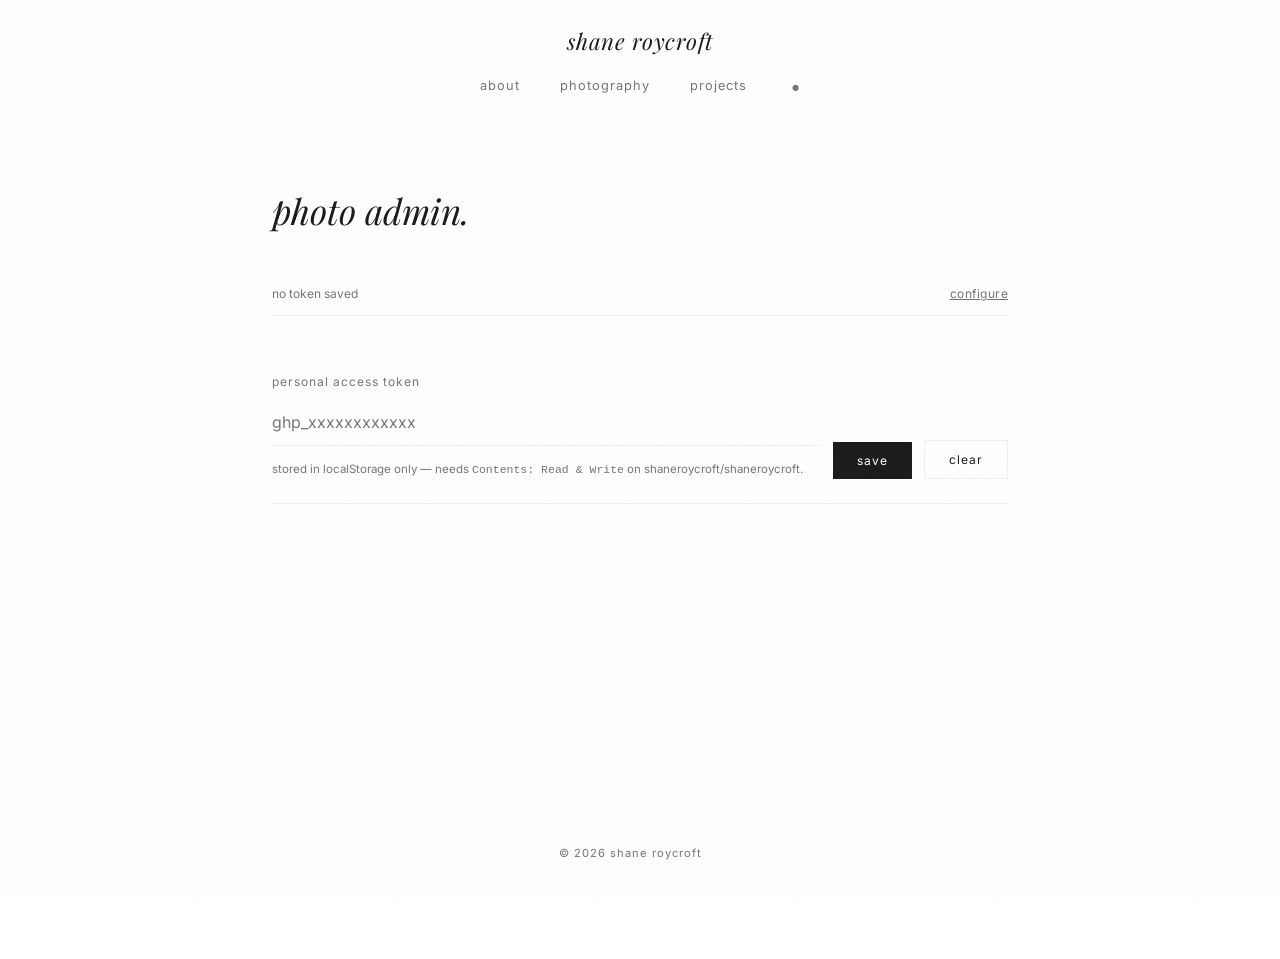
<file: admin.html>
<!DOCTYPE html>
<html lang="en">
<head>
    <meta charset="UTF-8">
    <meta name="viewport" content="width=device-width, initial-scale=1.0">
    <title>admin | shane roycroft</title>
    <meta name="robots" content="noindex, nofollow">
    <link rel="icon" href="favicon.svg" type="image/svg+xml">
    <link rel="preconnect" href="https://fonts.googleapis.com">
    <link rel="preconnect" href="https://fonts.gstatic.com" crossorigin>
    <link rel="stylesheet" href="style.css">
    <script>(function(){try{var t=localStorage.getItem('theme')||(matchMedia('(prefers-color-scheme:dark)').matches?'dark':'light');document.documentElement.setAttribute('data-theme',t)}catch(e){}})()</script>
    <style>
        /* ── Admin tabs ─────────────────────────────────── */
        .admin-tabs {
            display: flex; gap: 2rem;
            border-bottom: 1px solid var(--border);
            margin-bottom: 2.5rem;
        }
        .admin-tab {
            font-size: 0.8rem; text-transform: lowercase; letter-spacing: 1px;
            color: var(--secondary); cursor: pointer; padding-bottom: 0.75rem;
            border-bottom: 1px solid transparent; margin-bottom: -1px;
            transition: color 0.2s, border-color 0.2s;
        }
        .admin-tab.active { color: var(--text); border-bottom-color: var(--text); }
        .admin-tab:hover:not(.active) { color: var(--text); }

        .tab-panel { display: none; }
        .tab-panel.active { display: block; }

        /* ── PAT strip ──────────────────────────────────── */
        .pat-strip {
            display: flex; align-items: center; gap: 1rem;
            padding: 0.75rem 0; border-bottom: 1px solid var(--border);
            margin-bottom: 2.5rem; font-size: 0.75rem;
        }
        .pat-strip-status { flex: 1; color: var(--secondary); }
        .pat-strip-status.ok { color: #27ae60; }
        .pat-strip-status.err { color: #c0392b; }
        .pat-edit-toggle {
            background: none; border: none; cursor: pointer; font-family: inherit;
            font-size: 0.75rem; color: var(--secondary); letter-spacing: 0.5px;
            text-decoration: underline; padding: 0;
        }
        .pat-form {
            display: none; align-items: flex-end; gap: 0.75rem;
            padding: 1rem 0 1.5rem; border-bottom: 1px solid var(--border);
            margin-bottom: 2.5rem;
        }
        .pat-form.visible { display: flex; }
        .pat-form .form-field { flex: 1; margin: 0; }
        .pat-hint { font-size: 0.72rem; color: var(--secondary); margin-top: 0.4rem; }

        /* ── shared section label ────────────────────────── */
        .admin-section { margin-bottom: 3rem; }

        /* Category row — tabs + + new, no label */
        .cat-row {
            display: flex; align-items: center; gap: 1.25rem;
            padding-bottom: 1rem;
            border-bottom: 1px solid var(--border);
            margin-bottom: 1.75rem;
            flex-wrap: wrap;
        }
        .category-tabs { display: flex; gap: 1.25rem; flex-wrap: wrap; flex: 1; }
        .category-tabs span { font-size: 0.8rem; text-transform: lowercase; letter-spacing: 1px; cursor: pointer; color: var(--secondary); padding-bottom: 2px; transition: 0.2s; }
        .category-tabs span.active { color: var(--text); border-bottom: 1px solid var(--text); }
        .cat-new-btn {
            background: none; border: none; cursor: pointer; font-family: inherit;
            font-size: 0.8rem; text-transform: lowercase; letter-spacing: 1px;
            color: var(--secondary); padding: 0 0 2px; transition: color 0.2s;
            flex-shrink: 0; white-space: nowrap;
        }
        .cat-new-btn:hover { color: var(--text); }
        .drop-zone {
            border: 1px dashed var(--border);
            padding: 3rem 2rem;
            text-align: center;
            cursor: pointer;
            transition: border-color 0.3s;
            margin-bottom: 1.5rem;
        }
        .drop-zone:hover, .drop-zone.dragover { border-color: var(--text); }
        .drop-zone p { font-size: 0.85rem; color: var(--secondary); }
        .drop-zone input { display: none; }
        .preview-grid { display: flex; flex-direction: column; gap: 0.75rem; margin-bottom: 1.5rem; }
        .preview-item { position: relative; display: flex; gap: 1rem; align-items: center; }
        .preview-item img { width: 72px; height: 72px; object-fit: cover; display: block; flex-shrink: 0; }
        .preview-meta { flex: 1; display: flex; flex-direction: column; gap: 0.4rem; }
        .preview-caption {
            width: 100%; font-family: inherit; font-size: 0.8rem;
            border: 1px solid var(--border); padding: 0.4rem 0.6rem;
            background: var(--bg); color: var(--text); outline: none;
        }
        .preview-caption:focus { border-color: var(--text); }
        .preview-size { font-size: 0.7rem; color: var(--secondary); }
        .preview-remove {
            align-self: flex-start; background: none; border: none; cursor: pointer;
            font-size: 0.7rem; color: var(--secondary); font-family: inherit;
            letter-spacing: 0.5px; padding: 0; transition: color 0.2s;
        }
        .preview-remove:hover { color: #c0392b; }
        .preview-item .progress-bar {
            position: absolute; bottom: 0; left: 0; height: 2px;
            background: var(--text); width: 0%; transition: width 0.3s;
        }
        .preview-item .status-icon {
            position: absolute; top: 4px; left: 4px;
            background: rgba(255,255,255,0.9); font-size: 0.7rem; padding: 2px 5px;
        }
        .existing-grid { display: grid; grid-template-columns: repeat(auto-fill, minmax(100px, 1fr)); gap: 0.75rem; }
        .existing-item { position: relative; cursor: grab; }
        .existing-item img { width: 100%; aspect-ratio: 1; object-fit: cover; display: block; filter: grayscale(100%); transition: 0.4s; }
        .existing-item:hover img { filter: grayscale(0%); }
        .existing-item .item-actions {
            position: absolute; top: 4px; right: 4px;
            display: none; flex-direction: column; gap: 3px;
        }
        .existing-item:hover .item-actions { display: flex; }
        .existing-item .item-actions button {
            background: rgba(255,255,255,0.95); border: none; cursor: pointer;
            font-size: 0.7rem; padding: 3px 7px; color: var(--text); line-height: 1.5;
        }
        .existing-item .item-actions .btn-delete { color: #c0392b; }
        .existing-item .pin-dot {
            position: absolute; top: 4px; left: 4px;
            width: 6px; height: 6px; border-radius: 50%;
            background: var(--text); display: none;
        }
        .existing-item.pinned .pin-dot { display: block; }
        .existing-item.dragging { opacity: 0.35; }
        .existing-item.drag-over { outline: 2px solid var(--text); outline-offset: -2px; }
        .item-caption {
            font-size: 0.62rem; color: var(--secondary); padding: 3px 2px 0;
            text-align: center; cursor: text; min-height: 1.2rem;
            overflow: hidden; text-overflow: ellipsis; white-space: nowrap;
        }
        .item-caption:hover { color: var(--text); }
        .item-caption .no-cap { opacity: 0.38; font-style: italic; }
        .item-caption input {
            width: 100%; font-family: inherit; font-size: 0.62rem;
            border: none; border-bottom: 1px solid var(--text);
            background: none; color: var(--text); outline: none; padding: 0; text-align: center;
        }
        .log { font-size: 0.75rem; color: var(--secondary); line-height: 1.8; min-height: 2rem; }
        .log .err { color: #c0392b; }
        .log .ok { color: #27ae60; }
        .btn-sm {
            background: var(--text); color: var(--bg); border: none;
            padding: 0.7rem 1.5rem; cursor: pointer; font-family: inherit;
            font-size: 0.75rem; text-transform: lowercase; letter-spacing: 1px;
            transition: opacity 0.3s;
        }
        .btn-sm:hover { opacity: 0.7; }
        .btn-sm:disabled { opacity: 0.3; cursor: default; }
        .btn-ghost {
            background: none; color: var(--text); border: 1px solid var(--border);
            padding: 0.7rem 1.5rem; cursor: pointer; font-family: inherit;
            font-size: 0.75rem; text-transform: lowercase; letter-spacing: 1px;
            transition: border-color 0.3s;
        }
        .btn-ghost:hover { border-color: var(--text); }



        /* ── New category inline form ────────────────────── */
        .cat-new-form {
            display: none; align-items: center; gap: 0.5rem; margin-bottom: 1.75rem;
        }
        .cat-new-form.visible { display: flex; }
        .cat-new-input {
            font-family: inherit; font-size: 0.8rem; background: var(--bg);
            color: var(--text); border: 1px solid var(--border); padding: 0.3rem 0.6rem;
            outline: none; width: 160px;
        }
        .cat-new-input:focus { border-color: var(--text); }
    </style>
</head>
<body>
    <nav>
        <a href="index.html" class="logo">shane roycroft</a>
        <div class="nav-links">
            <a href="about.html">about</a>
            <a href="photography.html">photography</a>
            <a href="projects.html">projects</a>
            <button class="theme-toggle" id="theme-toggle" aria-label="toggle theme" onclick="toggleTheme()">●</button>
        </div>
    </nav>

    <div class="container fade-in" style="max-width: 800px;">
        <h2 class="serif" style="margin-bottom: 2rem;">photo admin.</h2>

        <!-- PAT strip (always visible, compact) -->
        <div class="pat-strip" id="pat-strip">
            <span class="pat-strip-status" id="pat-strip-status">no token saved</span>
            <button class="pat-edit-toggle" onclick="togglePatForm()">configure</button>
        </div>
        <div class="pat-form" id="pat-form">
            <div class="form-field">
                <label for="pat-input">personal access token</label>
                <input type="password" id="pat-input" placeholder="ghp_xxxxxxxxxxxx" autocomplete="off">
                <p class="pat-hint">stored in localStorage only — needs <code>Contents: Read &amp; Write</code> on shaneroycroft/shaneroycroft.</p>
            </div>
            <button class="btn-sm" onclick="savePAT()">save</button>
            <button class="btn-ghost" onclick="clearPAT()">clear</button>
        </div>

        <!-- Tab bar — hidden until PAT verified -->
        <div class="admin-tabs" id="admin-tabs" style="display:none;">
            <span class="admin-tab active" onclick="switchTab('upload')">upload</span>
            <span class="admin-tab" onclick="switchTab('manage')">manage</span>
        </div>

        <!-- Upload tab -->
        <div class="tab-panel active" id="tab-upload">
            <div class="admin-section">
                <div class="cat-row">
                    <div class="category-tabs" id="upload-tabs"></div>
                    <button class="cat-new-btn" onclick="showCatForm('upload')">+ new</button>
                </div>
                <div class="cat-new-form" id="upload-new-form">
                    <input class="cat-new-input" id="upload-new-input" placeholder="category name" maxlength="40">
                    <button class="btn-sm" onclick="createCategory('upload')">create</button>
                    <button class="btn-ghost" onclick="hideCatForm('upload')">cancel</button>
                </div>
                <div class="drop-zone" id="drop-zone" onclick="document.getElementById('file-input').click()">
                    <p>drop images here or click to browse</p>
                    <input type="file" id="file-input" multiple accept="image/*">
                </div>
                <div class="preview-grid" id="preview-grid"></div>
                <div style="display:flex; gap: 1rem; align-items: center;">
                    <button class="btn-sm" id="upload-btn" onclick="uploadAll()" disabled>upload all</button>
                    <button class="btn-ghost" onclick="clearQueue()">clear</button>
                    <span class="log" id="upload-log"></span>
                </div>
            </div>
        </div>

        <!-- Manage tab -->
        <div class="tab-panel" id="tab-manage">
            <div class="admin-section">
                <div class="cat-row">
                    <div class="category-tabs" id="manage-tabs"></div>
                    <button class="cat-new-btn" onclick="showCatForm('manage')">+ new</button>
                </div>
                <div class="cat-new-form" id="manage-new-form">
                    <input class="cat-new-input" id="manage-new-input" placeholder="category name" maxlength="40">
                    <button class="btn-sm" onclick="createCategory('manage')">create</button>
                    <button class="btn-ghost" onclick="hideCatForm('manage')">cancel</button>
                </div>
                <p class="text-muted" style="font-size:0.75rem; margin-bottom: 1rem;" id="manage-hint"></p>
                <div class="existing-grid" id="existing-grid"></div>
            </div>
        </div>

    </div>

    <footer>
        <span>&copy; 2026 shane roycroft</span>
        <a href="https://x.com/helloiamshane" target="_blank" rel="noopener" class="footer-x" aria-label="X / Twitter">
            <svg viewBox="0 0 24 24" xmlns="http://www.w3.org/2000/svg"><path d="M18.244 2.25h3.308l-7.227 8.26 8.502 11.24H16.17l-4.714-6.231-5.401 6.231H2.746l7.73-8.835L1.254 2.25H8.08l4.259 5.622zm-1.161 17.52h1.833L7.084 4.126H5.117z"/></svg>
        </a>
    </footer>

    <script src="theme.js"></script>
    <script>
        const REPO = 'shaneroycroft/shaneroycroft';
        const BRANCH = 'main';
        const MANIFEST = 'photos.json';

        let uploadCat = 'japan';
        let manageCat = 'japan';
        let queue = []; // { file, objectUrl, name, caption }
        let manifest = null;
        let dragSrcIdx = null;

        // ─── Tabs ───────────────────────────────────────────
        function switchTab(name) {
            document.querySelectorAll('.admin-tab').forEach(t => t.classList.remove('active'));
            document.querySelectorAll('.tab-panel').forEach(p => p.style.display = 'none');
            document.querySelector(`.admin-tab[onclick="switchTab('${name}')"]`).classList.add('active');
            document.getElementById('tab-' + name).style.display = 'block';
            if (name === 'manage') renderManageGrid();
        }

        // ─── PAT ───────────────────────────────────────────
        function getPAT() { return localStorage.getItem('sr_gh_pat') || ''; }

        function togglePatForm() {
            const form = document.getElementById('pat-form');
            form.classList.toggle('visible');
        }

        function savePAT() {
            const val = document.getElementById('pat-input').value.trim();
            if (!val) return;
            localStorage.setItem('sr_gh_pat', val);
            document.getElementById('pat-input').value = '';
            document.getElementById('pat-form').classList.remove('visible');
            setPatStatus('verifying...', '');
            verifyPAT();
        }

        function clearPAT() {
            localStorage.removeItem('sr_gh_pat');
            document.getElementById('pat-input').value = '';
            document.getElementById('pat-form').classList.remove('visible');
            setPatStatus('no token saved', '');
            setAdminVisible(false);
        }

        function setPatStatus(msg, cls) {
            const el = document.getElementById('pat-strip-status');
            el.textContent = msg;
            el.className = 'pat-strip-status' + (cls ? ' ' + cls : '');
            // Update toggle label
            const btn = document.querySelector('.pat-edit-toggle');
            btn.textContent = cls === 'ok' ? 'change' : 'configure';
        }

        function setAdminVisible(visible) {
            document.getElementById('admin-tabs').style.display = visible ? 'flex' : 'none';
            document.querySelectorAll('.tab-panel').forEach(p => p.style.display = 'none');
            if (visible) {
                const active = document.querySelector('.tab-panel.active') || document.getElementById('tab-upload');
                active.style.display = 'block';
            }
        }

        async function verifyPAT() {
            try {
                const res = await ghFetch(`https://api.github.com/repos/${REPO}`);
                if (res.ok) {
                    setPatStatus('connected — ' + REPO, 'ok');
                    await loadManifest();
                    const cats = Object.keys(manifest);
                    uploadCat = cats[0] || 'japan';
                    manageCat = cats[0] || 'japan';
                    renderAllCategoryTabs();
                    setAdminVisible(true);
                } else {
                    setPatStatus('token invalid or no repo access', 'err');
                    setAdminVisible(false);
                }
            } catch {
                setPatStatus('connection error', 'err');
                setAdminVisible(false);
            }
        }

        function ghFetch(url, opts = {}) {
            return fetch(url, {
                ...opts,
                headers: {
                    'Authorization': 'Bearer ' + getPAT(),
                    'Accept': 'application/vnd.github+json',
                    'X-GitHub-Api-Version': '2022-11-28',
                    ...(opts.headers || {})
                }
            });
        }

        // ─── Manifest ──────────────────────────────────────
        async function loadManifest() {
            // When we have a PAT, fetch directly from GitHub API so we always
            // get the latest version, bypassing GitHub Pages cache delays.
            try {
                if (getPAT()) {
                    const res = await ghFetch(`https://api.github.com/repos/${REPO}/contents/${MANIFEST}`);
                    if (res.ok) {
                        const data = await res.json();
                        manifest = JSON.parse(atob(data.content.replace(/\n/g, '')));
                        return manifest;
                    }
                }
                // Fallback: fetch from the live site (no PAT or API error)
                const res = await fetch('photos.json?t=' + Date.now());
                manifest = await res.json();
            } catch {
                manifest = { 'japan': [], 'the desert': [], 'more': [] };
            }
            return manifest;
        }

        async function saveManifest() {
            const content = btoa(unescape(encodeURIComponent(JSON.stringify(manifest, null, 2) + '\n')));
            // Get current SHA
            const shaRes = await ghFetch(`https://api.github.com/repos/${REPO}/contents/${MANIFEST}`);
            let sha;
            if (shaRes.ok) {
                const data = await shaRes.json();
                sha = data.sha;
            }
            const body = { message: 'update photos.json', content, branch: BRANCH };
            if (sha) body.sha = sha;
            const res = await ghFetch(`https://api.github.com/repos/${REPO}/contents/${MANIFEST}`, {
                method: 'PUT',
                headers: { 'Content-Type': 'application/json' },
                body: JSON.stringify(body)
            });
            if (!res.ok) throw new Error('failed to save manifest');
        }

        // ─── Compression ───────────────────────────────────
        const MAX_DIM = 2400;   // longest edge in px
        const JPEG_Q  = 0.85;   // quality for JPEGs

        function formatSize(bytes) {
            if (bytes < 1024) return bytes + ' B';
            if (bytes < 1024 * 1024) return (bytes / 1024).toFixed(0) + ' KB';
            return (bytes / (1024 * 1024)).toFixed(1) + ' MB';
        }

        function compressImage(file) {
            return new Promise(resolve => {
                const url = URL.createObjectURL(file);
                const img = new Image();
                img.onload = () => {
                    URL.revokeObjectURL(url);
                    let w = img.naturalWidth, h = img.naturalHeight;
                    const isPng = file.type === 'image/png';

                    if (w <= MAX_DIM && h <= MAX_DIM && isPng) {
                        // PNG within limits — no recompression needed
                        resolve({ file, originalSize: file.size });
                        return;
                    }

                    if (w > MAX_DIM || h > MAX_DIM) {
                        const ratio = Math.min(MAX_DIM / w, MAX_DIM / h);
                        w = Math.round(w * ratio);
                        h = Math.round(h * ratio);
                    }

                    const canvas = document.createElement('canvas');
                    canvas.width = w; canvas.height = h;
                    canvas.getContext('2d').drawImage(img, 0, 0, w, h);

                    const outType = isPng ? 'image/png' : 'image/jpeg';
                    canvas.toBlob(blob => {
                        // Only use compressed version if it's actually smaller
                        const outFile = blob.size < file.size
                            ? new File([blob], file.name, { type: outType })
                            : file;
                        resolve({ file: outFile, originalSize: file.size });
                    }, outType, isPng ? undefined : JPEG_Q);
                };
                img.src = url;
            });
        }

        // ─── Category tabs (dynamic) ────────────────────────
        function renderCategoryTabs(tabId, activeCat, onSelect) {
            const container = document.getElementById(tabId);
            container.innerHTML = '';
            Object.keys(manifest || {}).forEach(cat => {
                const span = document.createElement('span');
                span.textContent = cat;
                if (cat === activeCat) span.classList.add('active');
                span.onclick = () => onSelect(cat);
                container.appendChild(span);
            });
        }

        function showCatForm(context) {
            document.getElementById(context + '-new-form').classList.add('visible');
            document.getElementById(context + '-new-input').focus();
        }

        function hideCatForm(context) {
            document.getElementById(context + '-new-form').classList.remove('visible');
            document.getElementById(context + '-new-input').value = '';
        }

        async function createCategory(context) {
            const input = document.getElementById(context + '-new-input');
            const name = input.value.trim().toLowerCase();
            if (!name) return;
            if (manifest[name] !== undefined) {
                hideCatForm(context);
                if (context === 'upload') selectUploadCat(name);
                else selectManageCat(name);
                return;
            }
            manifest[name] = [];
            try {
                log('saving...', '');
                await saveManifest();
                hideCatForm(context);
                renderAllCategoryTabs();
                if (context === 'upload') selectUploadCat(name);
                else selectManageCat(name);
                log('category created.', 'ok');
            } catch (e) {
                delete manifest[name];
                log('failed to save: ' + e.message, 'err');
            }
        }

        // Enter key submits the new-category form
        document.addEventListener('keydown', e => {
            if (e.key !== 'Enter') return;
            if (document.getElementById('upload-new-form').classList.contains('visible')) createCategory('upload');
            else if (document.getElementById('manage-new-form').classList.contains('visible')) createCategory('manage');
        });

        function renderAllCategoryTabs() {
            renderCategoryTabs('upload-tabs', uploadCat, selectUploadCat);
            renderCategoryTabs('manage-tabs', manageCat, selectManageCat);
        }

        // ─── Upload ────────────────────────────────────────
        function selectUploadCat(cat) {
            uploadCat = cat;
            renderCategoryTabs('upload-tabs', cat, selectUploadCat);
        }

        const dropZone = document.getElementById('drop-zone');
        const fileInput = document.getElementById('file-input');

        dropZone.addEventListener('dragover', e => { e.preventDefault(); dropZone.classList.add('dragover'); });
        dropZone.addEventListener('dragleave', () => dropZone.classList.remove('dragover'));
        dropZone.addEventListener('drop', e => {
            e.preventDefault();
            dropZone.classList.remove('dragover');
            addFiles(e.dataTransfer.files);
        });
        fileInput.addEventListener('change', () => addFiles(fileInput.files));

        async function addFiles(files) {
            const toProcess = Array.from(files).filter(f => f.type.startsWith('image/'));
            if (toProcess.length === 0) return;
            log('compressing...', '');
            document.getElementById('upload-btn').disabled = true;

            for (const file of toProcess) {
                const { file: compressed, originalSize } = await compressImage(file);
                const objectUrl = URL.createObjectURL(compressed);
                const name = compressed.name.replace(/[^a-zA-Z0-9._-]/g, '_').toLowerCase();
                queue.push({ file: compressed, originalSize, objectUrl, name, caption: '', status: 'pending' });
            }

            log('', '');
            renderQueue();
            document.getElementById('upload-btn').disabled = queue.length === 0;
        }

        function renderQueue() {
            const grid = document.getElementById('preview-grid');
            grid.innerHTML = '';
            queue.forEach((item, i) => {
                const div = document.createElement('div');
                div.className = 'preview-item';
                div.id = 'preview-' + i;
                const sizeLabel = item.originalSize > item.file.size
                    ? `${formatSize(item.file.size)} <span style="color:var(--secondary)">was ${formatSize(item.originalSize)}</span>`
                    : formatSize(item.file.size);
                div.innerHTML = `
                    <img src="${item.objectUrl}" alt="">
                    <div class="preview-meta">
                        <span class="preview-size">${sizeLabel}</span>
                        <input
                            type="text"
                            class="preview-caption"
                            placeholder="caption (optional)"
                            value="${item.caption.replace(/"/g, '&quot;')}"
                            oninput="queue[${i}].caption = this.value"
                        >
                        <button class="preview-remove" onclick="removeFromQueue(${i})">remove</button>
                    </div>
                    <div class="progress-bar" id="bar-${i}"></div>
                    <div class="status-icon" id="icon-${i}" style="display:none"></div>
                `;
                grid.appendChild(div);
            });
        }

        function removeFromQueue(i) {
            URL.revokeObjectURL(queue[i].objectUrl);
            queue.splice(i, 1);
            renderQueue();
            document.getElementById('upload-btn').disabled = queue.length === 0;
        }

        function clearQueue() {
            queue.forEach(item => URL.revokeObjectURL(item.objectUrl));
            queue = [];
            renderQueue();
            document.getElementById('upload-btn').disabled = true;
            document.getElementById('upload-log').innerHTML = '';
        }

        async function uploadAll() {
            if (!getPAT()) { log('no token saved — enter your github PAT above.', 'err'); return; }
            if (queue.length === 0) return;

            const btn = document.getElementById('upload-btn');
            btn.disabled = true;
            log('loading manifest...', '');

            await loadManifest();
            if (!manifest[uploadCat]) manifest[uploadCat] = [];

            let success = 0;
            for (let i = 0; i < queue.length; i++) {
                const item = queue[i];
                const path = `images/${uploadCat === 'the desert' ? 'desert' : uploadCat}/${Date.now()}_${item.name}`;
                log(`uploading ${item.name}...`, '');
                setBar(i, 40);

                try {
                    const b64 = await toBase64(item.file);
                    // Check if file already exists (to get SHA for update)
                    let sha;
                    const checkRes = await ghFetch(`https://api.github.com/repos/${REPO}/contents/${path}`);
                    if (checkRes.ok) { const d = await checkRes.json(); sha = d.sha; }

                    const body = { message: `add photo: ${item.name}`, content: b64, branch: BRANCH };
                    if (sha) body.sha = sha;

                    const res = await ghFetch(`https://api.github.com/repos/${REPO}/contents/${path}`, {
                        method: 'PUT',
                        headers: { 'Content-Type': 'application/json' },
                        body: JSON.stringify(body)
                    });

                    if (!res.ok) {
                        const err = await res.json();
                        throw new Error(err.message || 'upload failed');
                    }

                    setBar(i, 80);
                    const rawUrl = `https://raw.githubusercontent.com/${REPO}/${BRANCH}/${path}`;
                    const entry = item.caption.trim()
                        ? { src: rawUrl, caption: item.caption.trim() }
                        : rawUrl;
                    manifest[uploadCat].push(entry);
                    setIcon(i, '✓');
                    setBar(i, 100);
                    success++;
                } catch (e) {
                    setIcon(i, '✕');
                    log(`failed: ${item.name} — ${e.message}`, 'err');
                }
            }

            if (success > 0) {
                log('saving manifest...', '');
                try {
                    await saveManifest();
                    log(`done. ${success} photo${success > 1 ? 's' : ''} uploaded.`, 'ok');
                    renderManageGrid();
                } catch (e) {
                    log('photos uploaded but manifest save failed: ' + e.message, 'err');
                }
            }

            btn.disabled = false;
        }

        function toBase64(file) {
            return new Promise((resolve, reject) => {
                const reader = new FileReader();
                reader.onload = () => resolve(reader.result.split(',')[1]);
                reader.onerror = reject;
                reader.readAsDataURL(file);
            });
        }

        function setBar(i, pct) {
            const el = document.getElementById('bar-' + i);
            if (el) el.style.width = pct + '%';
        }

        function setIcon(i, icon) {
            const el = document.getElementById('icon-' + i);
            if (el) { el.textContent = icon; el.style.display = 'block'; }
        }

        function log(msg, cls) {
            const el = document.getElementById('upload-log');
            el.innerHTML = `<span class="${cls}">${msg}</span>`;
        }

        // ─── Manage Existing ───────────────────────────────
        function selectManageCat(cat) {
            manageCat = cat;
            renderCategoryTabs('manage-tabs', cat, selectManageCat);
            renderManageGrid();
        }

        function renderManageGrid() {
            const grid = document.getElementById('existing-grid');
            const hint = document.getElementById('manage-hint');
            grid.innerHTML = '';
            if (!manifest) { hint.textContent = 'load manifest first by uploading or refreshing.'; return; }
            const list = manifest[manageCat] || [];
            if (list.length === 0) { hint.textContent = 'no photos in this category yet.'; return; }
            const pinned = list.filter(e => (typeof e === 'object' && e.pinned)).length;
            hint.textContent = `${list.length} photo${list.length > 1 ? 's' : ''}${pinned ? ` — ${pinned} pinned` : ''} — drag to reorder · hover to manage.`;

            list.forEach((entry, i) => {
                const src     = typeof entry === 'string' ? entry : entry.src;
                const caption = typeof entry === 'object' && entry.caption ? entry.caption : '';
                const isPinned = typeof entry === 'object' && !!entry.pinned;
                const div = document.createElement('div');
                div.className = 'existing-item' + (isPinned ? ' pinned' : '');
                div.draggable = true;
                div.dataset.idx = i;
                div.innerHTML = `
                    <img src="${src}" loading="lazy" alt="" draggable="false">
                    <div class="pin-dot"></div>
                    <div class="item-caption" onclick="editCaption(this, '${manageCat}', ${i})">${caption ? escHtml(caption) : '<span class="no-cap">caption</span>'}</div>
                    <div class="item-actions">
                        <button onclick="openInEditor('${escHtml(src)}')">edit ↗</button>
                        <button onclick="togglePin('${manageCat}', ${i})">${isPinned ? 'unpin' : 'pin'}</button>
                        <button class="btn-delete" onclick="deletePhoto('${manageCat}', ${i})">delete</button>
                    </div>`;

                // Drag-to-reorder
                div.addEventListener('dragstart', e => {
                    dragSrcIdx = i;
                    e.dataTransfer.effectAllowed = 'move';
                    setTimeout(() => div.classList.add('dragging'), 0);
                });
                div.addEventListener('dragend', () => {
                    div.classList.remove('dragging');
                    document.querySelectorAll('.existing-item').forEach(el => el.classList.remove('drag-over'));
                });
                div.addEventListener('dragover', e => {
                    e.preventDefault();
                    e.dataTransfer.dropEffect = 'move';
                    document.querySelectorAll('.existing-item').forEach(el => el.classList.remove('drag-over'));
                    if (dragSrcIdx !== i) div.classList.add('drag-over');
                });
                div.addEventListener('drop', async e => {
                    e.preventDefault();
                    div.classList.remove('drag-over');
                    if (dragSrcIdx === null || dragSrcIdx === i) return;
                    const arr = manifest[manageCat];
                    const [moved] = arr.splice(dragSrcIdx, 1);
                    arr.splice(i, 0, moved);
                    dragSrcIdx = null;
                    renderManageGrid();
                    try { await saveManifest(); }
                    catch (e) { alert('save failed: ' + e.message); }
                });

                grid.appendChild(div);
            });
        }

        function escHtml(s) { return s.replace(/&/g,'&amp;').replace(/"/g,'&quot;').replace(/</g,'&lt;'); }

        function editCaption(el, cat, index) {
            if (el.querySelector('input')) return; // already editing
            const entry  = manifest[cat][index];
            const current = typeof entry === 'object' && entry.caption ? entry.caption : '';
            const input = document.createElement('input');
            input.type = 'text'; input.value = current; input.placeholder = 'add caption…';
            el.innerHTML = ''; el.appendChild(input);
            input.focus(); input.select();
            const save = async () => {
                const val = input.value.trim();
                const asObj = typeof entry === 'string' ? { src: entry } : { ...entry };
                if (val) asObj.caption = val; else delete asObj.caption;
                manifest[cat][index] = (Object.keys(asObj).length === 1 && asObj.src) ? asObj.src : asObj;
                try { await saveManifest(); } catch(e) { alert('save failed: ' + e.message); }
                renderManageGrid();
            };
            input.addEventListener('blur', save);
            input.addEventListener('keydown', e => { if (e.key === 'Enter') { e.preventDefault(); input.blur(); } if (e.key === 'Escape') { renderManageGrid(); } });
        }

        function openInEditor(src) {
            window.open('editor.html?url=' + encodeURIComponent(src), '_blank');
        }

        async function togglePin(cat, index) {
            const entry = manifest[cat][index];
            const asObj = typeof entry === 'string' ? { src: entry } : { ...entry };
            if (asObj.pinned) { delete asObj.pinned; } else { asObj.pinned = true; }
            manifest[cat][index] = asObj;
            manifest[cat].sort((a, b) => {
                const pa = typeof a === 'object' && a.pinned ? 1 : 0;
                const pb = typeof b === 'object' && b.pinned ? 1 : 0;
                return pb - pa;
            });
            try { await saveManifest(); renderManageGrid(); }
            catch (e) { alert('failed to save: ' + e.message); }
        }

        async function deletePhoto(cat, index) {
            if (!confirm('delete this photo from the manifest? (the file will remain in the repo)')) return;
            if (!manifest) { alert('manifest not loaded.'); return; }
            manifest[cat].splice(index, 1);
            try { await saveManifest(); renderManageGrid(); }
            catch (e) { alert('failed to save: ' + e.message); }
        }



        // ─── Init ──────────────────────────────────────────
        window.addEventListener('load', () => {
            setAdminVisible(false);
            if (getPAT()) {
                setPatStatus('verifying...', '');
                verifyPAT();
            } else {
                document.getElementById('pat-form').classList.add('visible');
            }
        });
    </script>
</body>
</html>
</file>
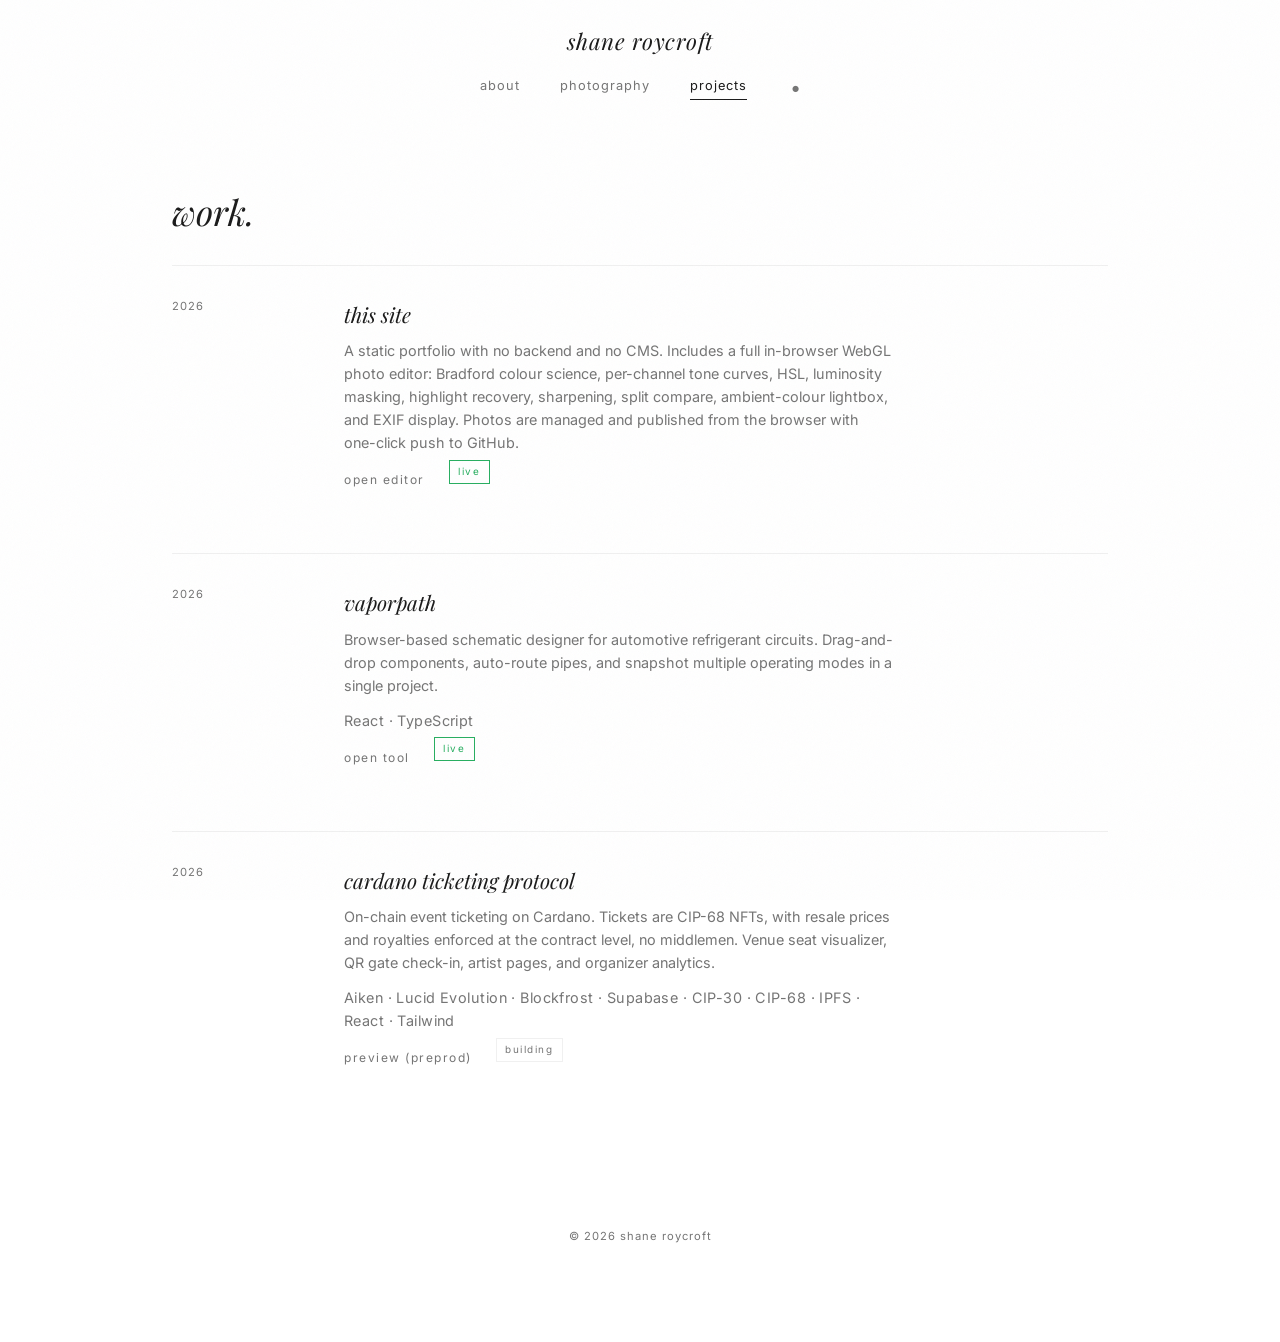
<file: projects.html>
<!DOCTYPE html>
<html lang="en">
<head>
    <meta charset="UTF-8">
    <meta name="viewport" content="width=device-width, initial-scale=1.0">
    <title>projects | shane roycroft</title>
    <meta name="description" content="Projects by Shane Roycroft — software, blockchain, and more.">
    <meta property="og:title" content="projects | shane roycroft">
    <meta property="og:description" content="Software and blockchain projects by Shane Roycroft.">
    <meta property="og:type" content="website">
    <meta property="og:url" content="https://www.shaneroycroft.com/projects.html">
    <meta property="og:image" content="https://raw.githubusercontent.com/shaneroycroft/shaneroycroft/main/images/portfolio/1774448225228_dscf4528.jpeg">
    <meta name="twitter:card" content="summary_large_image">
    <meta name="twitter:image" content="https://raw.githubusercontent.com/shaneroycroft/shaneroycroft/main/images/portfolio/1774448225228_dscf4528.jpeg">
    <link rel="icon" href="favicon.svg" type="image/svg+xml">
    <link rel="preconnect" href="https://fonts.googleapis.com">
    <link rel="preconnect" href="https://fonts.gstatic.com" crossorigin>
    <link rel="stylesheet" href="style.css">
    <script>(function(){try{var t=localStorage.getItem('theme')||(matchMedia('(prefers-color-scheme:dark)').matches?'dark':'light');document.documentElement.setAttribute('data-theme',t)}catch(e){}})()</script>
</head>
<body>
    <nav>
        <a href="index.html" class="logo">shane roycroft</a>
        <div class="nav-links">
            <a href="about.html">about</a>
            <a href="photography.html">photography</a>
            <a href="projects.html" class="active">projects</a>
            <button class="theme-toggle" id="theme-toggle" aria-label="toggle theme" onclick="toggleTheme()">●</button>
        </div>
    </nav>

    <div class="container fade-in">
        <h1 class="serif">work.</h1>
        <div class="project-list" id="project-list"></div>
    </div>

    <footer>
        <span>&copy; 2026 shane roycroft</span>
    </footer>

    <script src="reveal.js"></script>
    <script src="theme.js"></script>
    <script>
        fetch('projects.json?t=' + Date.now())
            .then(r => r.json())
            .then(renderProjects)
            .catch(() => {});

        function renderProjects(projects) {
            const list = document.getElementById('project-list');
            if (!list || !projects.length) return;
            projects.forEach((proj, i) => {
                const card = document.createElement('div');
                card.className = 'project-card reveal';
                card.style.transitionDelay = (i * 0.1) + 's';
                const badgeClass = proj.status === 'live' ? 'project-badge project-badge--live' : 'project-badge';
                const linksHtml = (proj.links || []).map(l =>
                    `<a href="${l.url}" target="_blank" rel="noopener" class="project-link">${l.label}</a>`
                ).join('');
                const techHtml = proj.tech
                    ? `<p class="project-tech">${proj.tech}</p>`
                    : '';
                card.innerHTML = `
                    <div class="project-year">${proj.year || ''}</div>
                    <div class="project-info">
                        <h3>${proj.title}</h3>
                        <p>${proj.description}</p>
                        ${techHtml}
                        <div class="project-links">
                            ${linksHtml}
                            <span class="${badgeClass}">${proj.status}</span>
                        </div>
                    </div>`;
                list.appendChild(card);
                if (window.revealObserve) window.revealObserve(card);
            });
        }
    </script>
</body>
</html>
</file>
<file: style.css>
@import url('https://fonts.googleapis.com/css2?family=Inter:wght@300;400;600&family=Playfair+Display:ital,wght@0,400;1,400;1,700&display=swap');

@view-transition { navigation: auto; }

/* ── Theme variables ─────────────────────────────────────── */
:root {
    --bg: #ffffff;
    --text: #1a1a1a;
    --secondary: #757575;
    --border: #f0f0f0;
    --nav-bg: rgba(255, 255, 255, 0.92);
    --lightbox-bg: rgba(255, 255, 255, 0.98);
}

[data-theme="dark"] {
    --bg: #111111;
    --text: #e0e0e0;
    --secondary: #888888;
    --border: #282828;
    --nav-bg: rgba(17, 17, 17, 0.92);
    --lightbox-bg: rgba(8, 8, 8, 0.98);
}

[data-theme="light"] {
    --bg: #ffffff;
    --text: #1a1a1a;
    --secondary: #757575;
    --border: #f0f0f0;
    --nav-bg: rgba(255, 255, 255, 0.92);
    --lightbox-bg: rgba(255, 255, 255, 0.98);
}

/* ── Base ────────────────────────────────────────────────── */
html { scroll-behavior: smooth; }

* { margin: 0; padding: 0; box-sizing: border-box; }

body {
    font-family: 'Inter', sans-serif;
    background-color: var(--bg);
    color: var(--text);
    line-height: 1.6;
    -webkit-font-smoothing: antialiased;
    transition: background-color 0.3s, color 0.3s;
}

.serif {
    font-family: 'Playfair Display', serif;
    font-style: italic;
    font-weight: 400;
}

/* ── Navigation ──────────────────────────────────────────── */
nav {
    padding: 1.5rem 2rem 1.25rem;
    display: flex;
    flex-direction: column;
    align-items: center;
    position: sticky;
    top: 0;
    background: var(--nav-bg);
    backdrop-filter: blur(10px);
    -webkit-backdrop-filter: blur(10px);
    z-index: 100;
}

.logo {
    font-family: 'Playfair Display', serif;
    font-weight: 400;
    font-style: italic;
    font-size: 1.4rem;
    letter-spacing: 0.5px;
    text-transform: lowercase;
    text-decoration: none;
    color: var(--text);
    margin-bottom: 1rem;
    transition: opacity 0.3s;
}

.logo:hover { opacity: 0.6; }

.nav-links {
    display: flex;
    align-items: center;
    gap: 2.5rem;
    text-transform: lowercase;
    font-size: 0.8rem;
    letter-spacing: 1px;
}

.nav-links a {
    text-decoration: none;
    color: var(--secondary);
    transition: color 0.3s;
    padding-bottom: 3px;
}

.nav-links a:hover,
.nav-links a.active {
    color: var(--text);
    border-bottom: 1px solid var(--text);
}

/* Theme toggle */
.theme-toggle {
    background: none;
    border: none;
    cursor: pointer;
    color: var(--secondary);
    font-size: 0.9rem;
    padding: 0 0 0 0.25rem;
    line-height: 1;
    transition: color 0.3s;
    flex-shrink: 0;
}

.theme-toggle:hover { color: var(--text); }

/* ── Photography Sub-Nav ─────────────────────────────────── */
.sub-nav {
    margin-top: 1.25rem;
    padding-bottom: 2px;
    display: flex;
    gap: 1.5rem;
    font-size: 0.7rem;
    text-transform: lowercase;
    color: var(--secondary);
    overflow-x: auto;
    -webkit-overflow-scrolling: touch;
    flex-wrap: nowrap;
    scrollbar-width: none;
}

.sub-nav:empty { margin-top: 0; padding-bottom: 0; }
.sub-nav::-webkit-scrollbar { display: none; }

.sub-nav span {
    cursor: pointer;
    transition: color 0.3s;
    flex-shrink: 0;
    padding-bottom: 2px;
}

.sub-nav span:hover,
.sub-nav span.active {
    color: var(--text);
    font-weight: 600;
}

/* ── Layout ──────────────────────────────────────────────── */
.container {
    max-width: 1000px;
    margin: 0 auto;
    padding: 4rem 2rem;
    min-height: 70vh;
}

h1.serif, h2.serif {
    font-size: 2.2rem;
    margin-bottom: 1.5rem;
}

.text-secondary { color: var(--secondary); }
.text-muted { color: var(--secondary); font-size: 0.85rem; }

.btn-outline {
    display: inline-block;
    text-transform: lowercase;
    letter-spacing: 2px;
    font-size: 0.75rem;
    color: var(--text);
    text-decoration: none;
    border: 1px solid var(--text);
    padding: 1rem 2rem;
    transition: opacity 0.3s;
}

.btn-outline:hover { opacity: 0.5; }

.fade-in {
    animation: fadeIn 0.8s ease forwards;
}

.sr-only {
    position: absolute;
    width: 1px;
    height: 1px;
    padding: 0;
    margin: -1px;
    overflow: hidden;
    clip: rect(0,0,0,0);
    white-space: nowrap;
    border: 0;
}

@keyframes fadeIn {
    from { opacity: 0; transform: translateY(15px); }
    to   { opacity: 1; transform: translateY(0); }
}

/* ── Scroll reveal ───────────────────────────────────────── */
.reveal {
    opacity: 0;
    transform: translateY(22px);
    transition: opacity 0.55s ease, transform 0.55s ease;
}
.reveal.visible {
    opacity: 1;
    transform: translateY(0);
}

/* ── Film grain ──────────────────────────────────── */
body::before {
    content: '';
    position: fixed;
    inset: 0;
    pointer-events: none;
    z-index: 9999;
    opacity: 0.035;
    background-image: url("data:image/svg+xml,%3Csvg xmlns='http://www.w3.org/2000/svg' width='300' height='300'%3E%3Cfilter id='n'%3E%3CfeTurbulence type='fractalNoise' baseFrequency='0.75' numOctaves='4' stitchTiles='stitch'/%3E%3C/filter%3E%3Crect width='300' height='300' filter='url(%23n)'/%3E%3C/svg%3E");
    background-repeat: repeat;
    background-size: 200px;
}
[data-theme="dark"] body::before { opacity: 0.05; }

/* ── About photo ─────────────────────────────────── */
.about-split {
    display: grid;
    grid-template-columns: 55fr 45fr;
    gap: 4rem;
    align-items: start;
    margin-bottom: 3rem;
}
.about-photo {
    display: block;
    width: 100%;
    filter: grayscale(100%);
    opacity: 0;
    transition: filter 0.8s ease, opacity 0.6s ease;
}
.about-photo.loaded { opacity: 1; }
.about-photo:hover { filter: grayscale(0%); }

/* ── Home / Featured Photos ──────────────────────────────── */
.home-links {
    display: flex;
    flex-direction: column;
    gap: 0;
}

.home-link {
    display: flex;
    justify-content: space-between;
    align-items: center;
    text-decoration: none;
    color: var(--text);
    font-size: 0.8rem;
    text-transform: lowercase;
    letter-spacing: 1px;
    padding: 1.1rem 0;
    border-bottom: 1px solid var(--border);
    transition: opacity 0.3s;
}

.home-link:first-child { border-top: 1px solid var(--border); }
.home-link:hover { opacity: 0.5; }
.home-link-arrow { color: var(--secondary); }

.featured-grid {
    grid-template-columns: repeat(3, 1fr);
    gap: 0.6rem;
    margin-top: 2.5rem;
    max-width: 720px;
}

.featured-item {
    display: block;
    overflow: hidden;
    aspect-ratio: 1;
    text-decoration: none;
}

.featured-item img {
    width: 100%;
    height: 100%;
    object-fit: cover;
    filter: grayscale(100%) blur(14px);
    transform: scale(1.06);
    opacity: 0;
    transition: filter 1.1s ease, opacity 0.7s ease, transform 1.1s ease;
    display: block;
}

.featured-item img.loaded { opacity: 1; filter: grayscale(100%) blur(0px); transform: scale(1); }
.featured-item:hover img { filter: grayscale(0%) blur(0px); transform: scale(1.02); }

.home-tagline {
    margin-top: 1.4rem;
    font-size: 0.95rem;
    color: var(--secondary);
    max-width: 540px;
    line-height: 1.6;
}

/* ── About Page ──────────────────────────────────────────── */
.about-bio {
    max-width: 560px;
    font-size: 1rem;
    line-height: 1.9;
    color: var(--secondary);
    margin-bottom: 3rem;
    white-space: pre-line;
}

.about-bio strong {
    color: var(--text);
    font-weight: 400;
}

.about-section {
    margin-bottom: 0;
}

.about-section-label {
    font-size: 0.7rem;
    text-transform: lowercase;
    letter-spacing: 1.5px;
    color: var(--secondary);
    margin-bottom: 1rem;
}

.about-contact-row {
    display: grid;
    grid-template-columns: 35fr 65fr;
    gap: 4rem;
    align-items: start;
    border-top: 1px solid var(--border);
    padding-top: 2rem;
    margin-bottom: 3rem;
}

.about-links {
    display: flex;
    flex-direction: column;
    gap: 0;
}

/* ── Photography Grid ────────────────────────────────────── */
.photo-sections { display: flex; flex-direction: column; gap: 4rem; }


.photo-section-label {
    font-size: 1.4rem;
    margin-bottom: 1.5rem;
    color: var(--text);
}

.gallery { columns: 2; column-gap: 1.5rem; }

.gallery-item {
    margin-bottom: 1.5rem;
    break-inside: avoid;
    position: relative;
    overflow: hidden;
}

.gallery-item img {
    width: 100%;
    height: auto;
    filter: grayscale(100%) blur(14px);
    transform: scale(1.04);
    opacity: 0;
    transition: filter 1.1s ease, opacity 0.7s ease, transform 1.1s ease;
    display: block;
    cursor: pointer;
}

.gallery-item img.loaded { opacity: 1; filter: grayscale(100%) blur(0px); transform: scale(1); }
.gallery-item:hover img { filter: grayscale(0%) blur(0px); }

.gallery-caption {
    position: absolute;
    bottom: 0;
    left: 0;
    right: 0;
    padding: 2rem 0.75rem 0.65rem;
    background: linear-gradient(transparent, rgba(0, 0, 0, 0.55));
    color: #fff;
    font-size: 0.68rem;
    letter-spacing: 0.4px;
    opacity: 0;
    transition: opacity 0.25s;
    pointer-events: none;
}

.gallery-item:hover .gallery-caption { opacity: 1; }

/* ── Projects ────────────────────────────────────────────── */
.project-list { display: flex; flex-direction: column; gap: 4rem; }

.project-card {
    display: grid;
    grid-template-columns: 140px 1fr;
    gap: 2rem;
    border-top: 1px solid var(--border);
    padding-top: 2rem;
}

.project-year {
    font-size: 0.7rem;
    color: var(--secondary);
    letter-spacing: 1px;
}

.project-info h3 {
    font-size: 1.3rem;
    margin-bottom: 0.5rem;
    font-weight: 400;
    font-family: 'Playfair Display', serif;
    font-style: italic;
}

.project-info p {
    color: var(--secondary);
    font-size: 0.9rem;
    max-width: 550px;
}

.project-link {
    display: inline-block;
    margin-top: 1rem;
    font-size: 0.75rem;
    letter-spacing: 1.5px;
    text-transform: lowercase;
    color: var(--secondary);
    text-decoration: none;
    transition: color 0.3s;
}

.project-link:hover { color: var(--text); }

.project-links { display: flex; align-items: center; gap: 1.5rem; flex-wrap: wrap; }

.project-tech {
    font-size: 0.78rem;
    margin-top: 0.75rem;
    letter-spacing: 0.03em;
    color: var(--secondary);
}

.project-badge {
    display: inline-block;
    font-size: 0.62rem;
    text-transform: lowercase;
    letter-spacing: 1.5px;
    padding: 0.2rem 0.55rem;
    border: 1px solid var(--border);
    color: var(--secondary);
    cursor: default;
    vertical-align: middle;
}

.project-badge--live {
    border-color: #27ae60;
    color: #27ae60;
}

.container--narrow { max-width: 520px; }
.container--center { text-align: center; }
.h1--hero { font-size: 3rem; margin-bottom: 1rem; }

.nav-icon {
    width: 12px;
    height: 12px;
    fill: currentColor;
    flex-shrink: 0;
}

/* ── Contact / Form ──────────────────────────────────────── */
.contact-form {
    display: flex;
    flex-direction: column;
    gap: 2rem;
}

.form-field {
    display: flex;
    flex-direction: column;
    gap: 0.5rem;
}

.form-field label {
    font-size: 0.75rem;
    text-transform: lowercase;
    letter-spacing: 1px;
    color: var(--secondary);
}

.form-field input,
.form-field textarea {
    border: none;
    border-bottom: 1px solid var(--border);
    padding: 0.8rem 0;
    outline: none;
    font-family: inherit;
    font-size: 1rem;
    background: transparent;
    color: var(--text);
    resize: none;
    transition: border-color 0.3s;
}

.form-field input:focus,
.form-field textarea:focus {
    border-bottom-color: var(--text);
}

.btn-submit {
    background: var(--text);
    color: var(--bg);
    border: none;
    padding: 1.2rem;
    cursor: pointer;
    font-family: inherit;
    font-size: 0.8rem;
    text-transform: lowercase;
    letter-spacing: 1.5px;
    transition: opacity 0.3s;
}

.btn-submit:hover { opacity: 0.7; }
.btn-submit:disabled { opacity: 0.4; cursor: default; }

.form-feedback { display: none; padding: 1.5rem 0; font-size: 0.9rem; }
.form-feedback--success { color: var(--text); }
.form-feedback--error { color: #c0392b; }

/* ── Lightbox ────────────────────────────────────────────── */
#lightbox {
    position: fixed;
    top: 0; left: 0;
    width: 100%; height: 100%;
    background: rgba(6,6,6,0.97);
    display: none;
    justify-content: center;
    align-items: center;
    z-index: 1000;
    cursor: zoom-out;
    transition: background-color 0.7s ease;
}

#lightbox img {
    max-width: 90%;
    max-height: 78vh;
    transition: opacity 0.2s ease;
}

#lightbox-meta {
    position: absolute;
    bottom: 1.75rem;
    left: 50%;
    transform: translateX(-50%);
    display: flex;
    flex-direction: column;
    align-items: center;
    gap: 0.3rem;
    pointer-events: none;
    white-space: nowrap;
}

#lightbox-caption {
    font-size: 0.78rem;
    color: rgba(255,255,255,0.7);
    letter-spacing: 0.5px;
}

#lightbox-exif {
    font-size: 0.62rem;
    color: rgba(255,255,255,0.35);
    letter-spacing: 0.8px;
    text-transform: lowercase;
}

#lightbox-prev, #lightbox-next {
    position: absolute;
    top: 50%;
    transform: translateY(-50%);
    background: none;
    border: none;
    font-size: 1.5rem;
    color: rgba(255,255,255,0.3);
    cursor: pointer;
    padding: 1rem;
    transition: color 0.3s;
}

#lightbox-prev { left: 1.5rem; }
#lightbox-next { right: 1.5rem; }
#lightbox-prev:hover, #lightbox-next:hover { color: rgba(255,255,255,0.9); }

/* ── Footer ──────────────────────────────────────────────── */
footer {
    padding: 6rem 2rem;
    text-align: center;
    font-size: 0.7rem;
    color: var(--secondary);
    text-transform: lowercase;
    letter-spacing: 1px;
    display: flex;
    justify-content: center;
    align-items: center;
    gap: 1.2rem;
}


/* ── Responsive ──────────────────────────────────────────── */
@media (max-width: 768px) {
    nav { padding: 2rem 1.5rem 1.5rem; }
    .nav-links { gap: 1.5rem; overflow-x: auto; scrollbar-width: none; -webkit-overflow-scrolling: touch; flex-wrap: nowrap; }
    .nav-links::-webkit-scrollbar { display: none; }
    .gallery { columns: 1; }
    .photo-sections { gap: 3rem; }
    .project-card { grid-template-columns: 1fr; gap: 0.5rem; }
    .about-split { grid-template-columns: 1fr; gap: 2rem; }
    .about-photo { order: 2; }
    .about-contact-row { grid-template-columns: 1fr; gap: 0; }

    h1.serif, h2.serif { font-size: 1.8rem; }
    #lightbox-prev, #lightbox-next { font-size: 1.2rem; padding: 0.75rem; }
}
</file>
